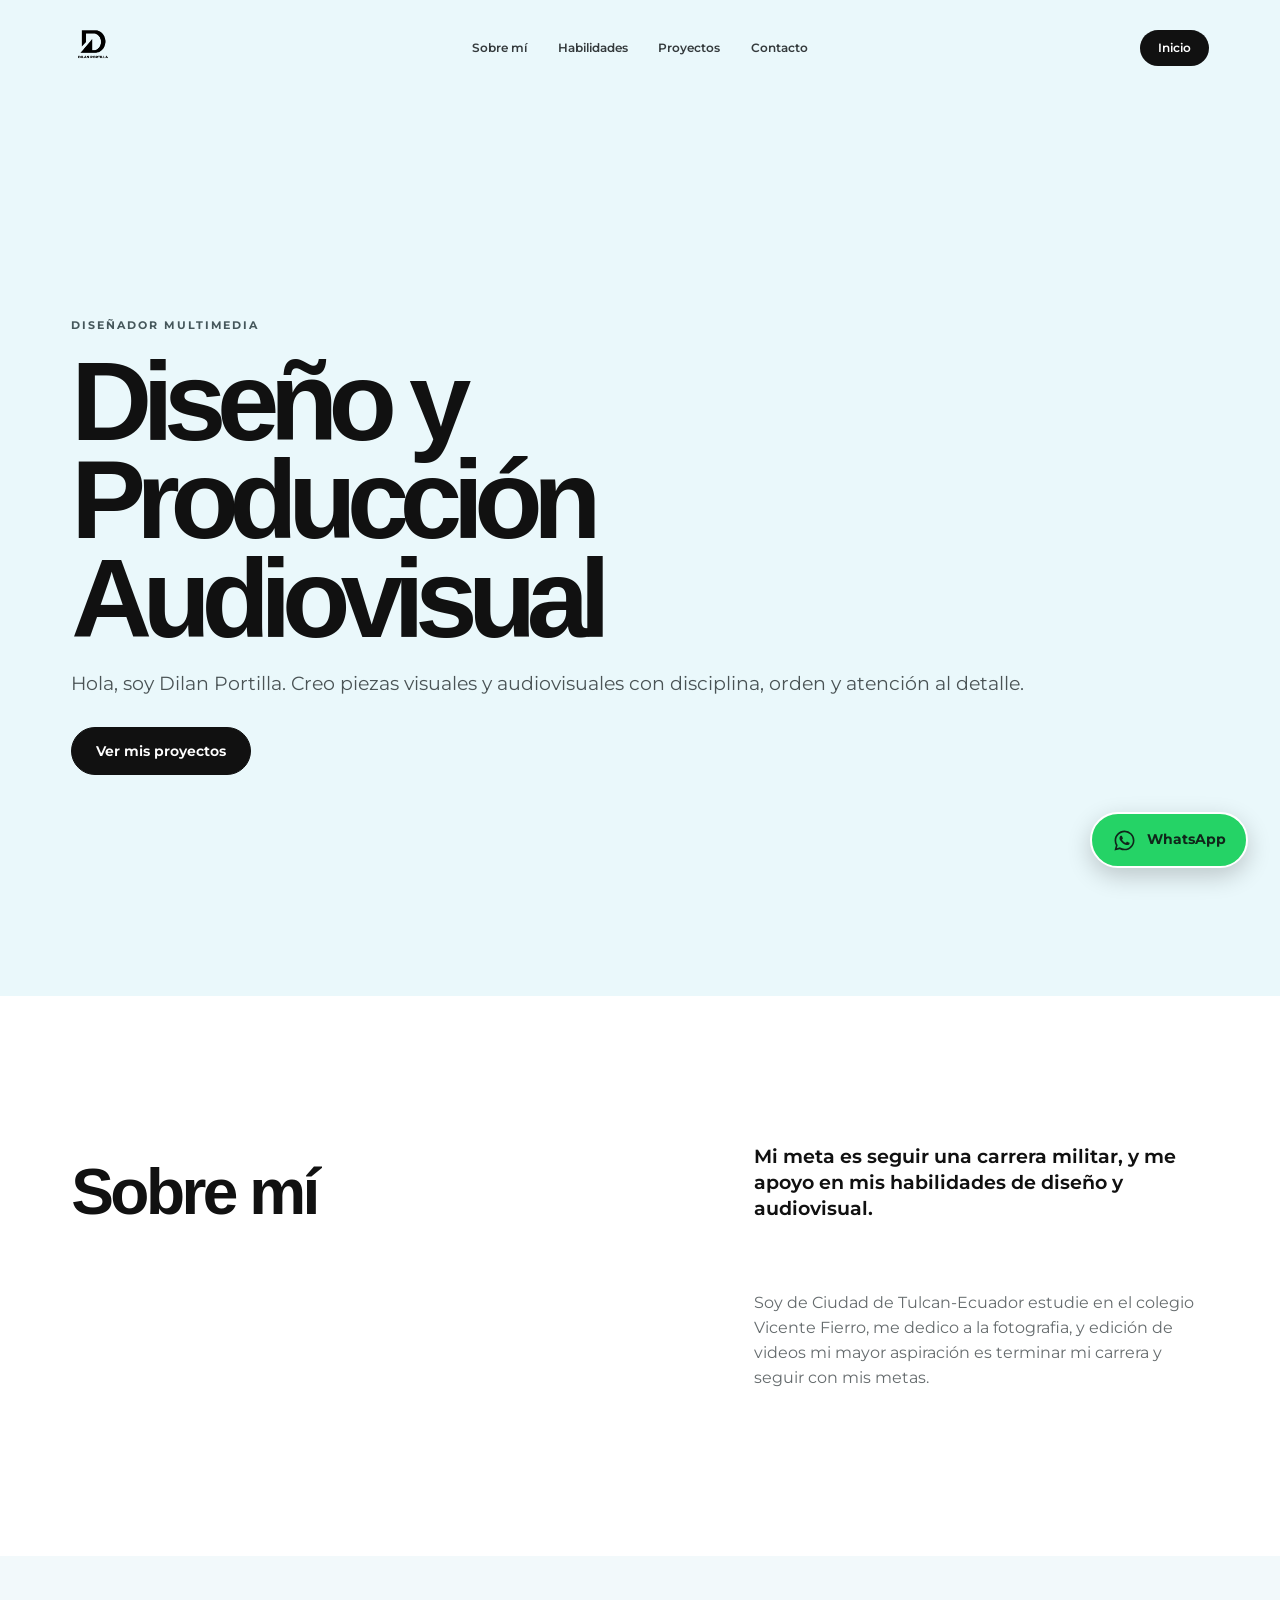
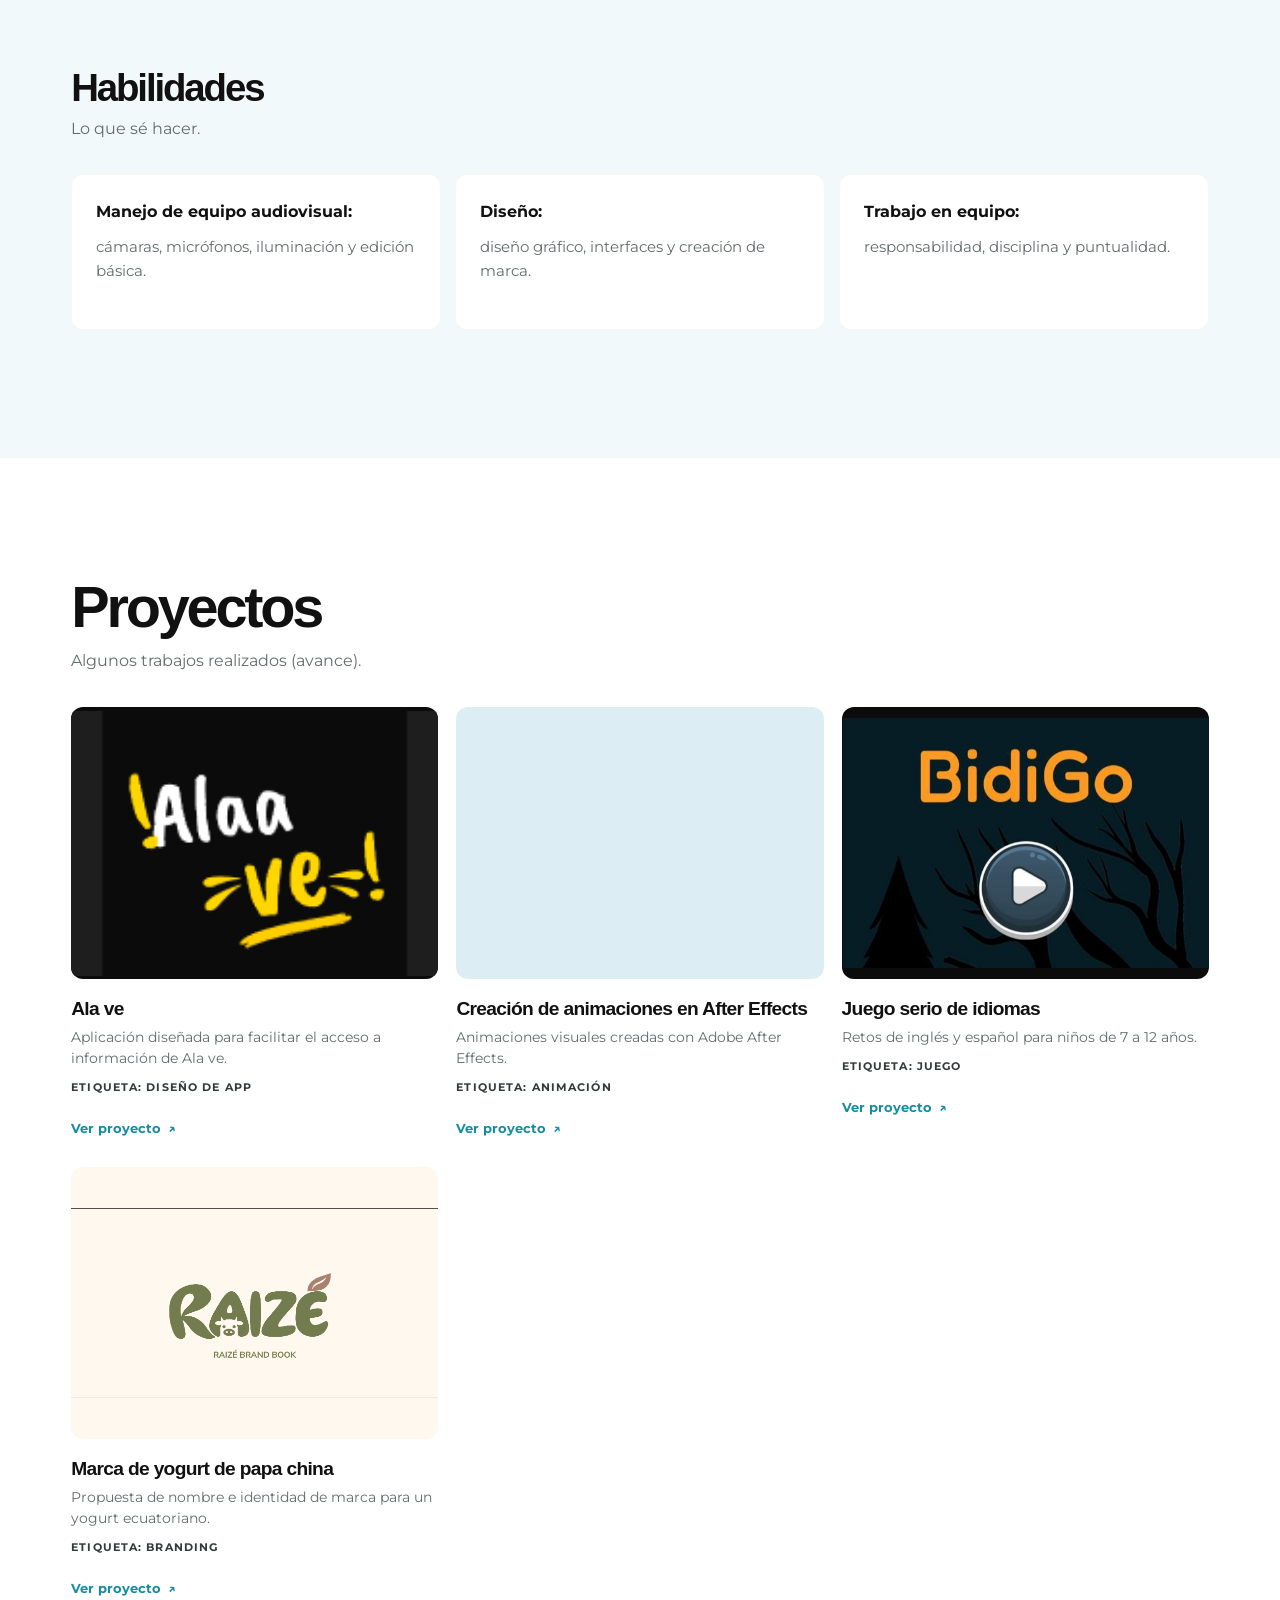
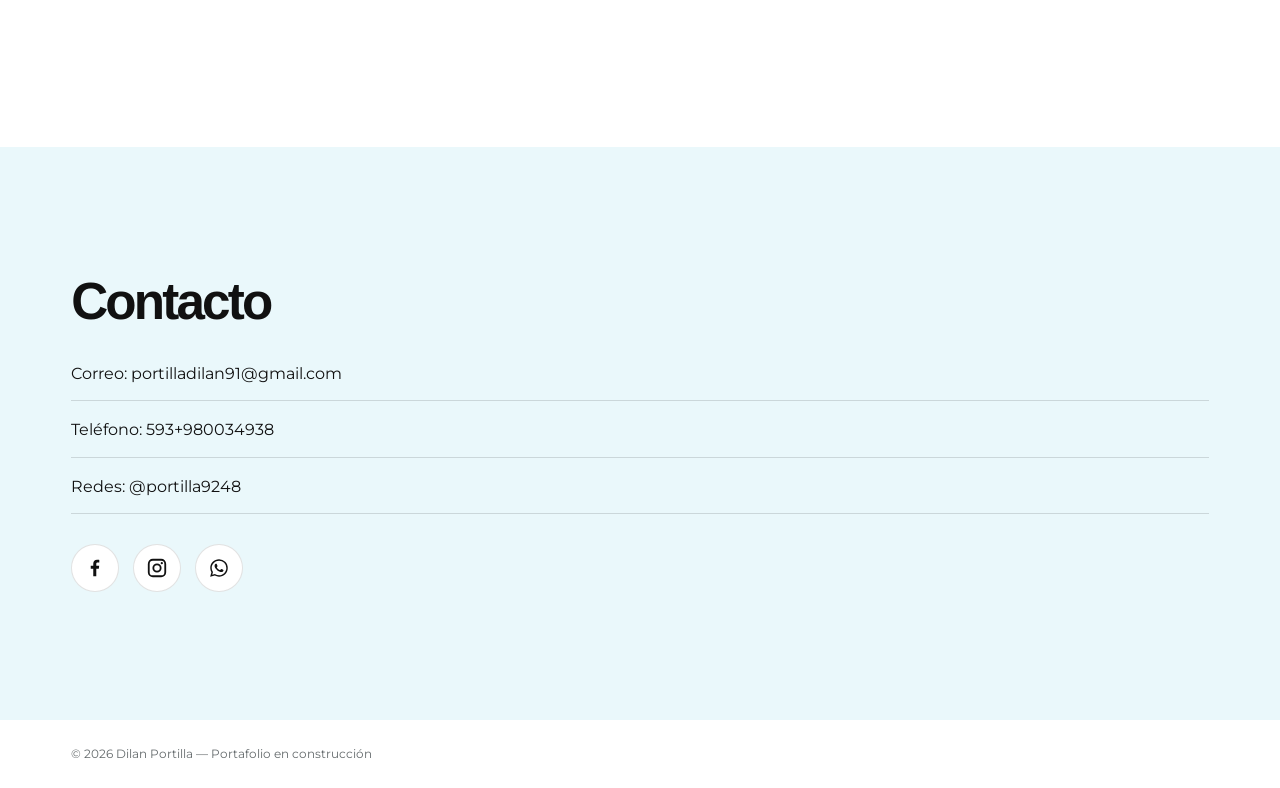
<file: index.html>
<!DOCTYPE html>
<html lang="es">
<head>
  <meta charset="UTF-8">
  <meta name="viewport" content="width=device-width, initial-scale=1.0">
  <title>Dilan Portilla | Portafolio</title>
  <link rel="preconnect" href="https://fonts.googleapis.com">
  <link rel="preconnect" href="https://fonts.gstatic.com" crossorigin>
  <link href="https://fonts.googleapis.com/css2?family=Montserrat:wght@400;500;600;700;800&display=swap" rel="stylesheet">
  <link rel="stylesheet" href="styles.css">
</head>
<body>

  <header>
    <h1>
      <a class="brand-logo" href="#inicio" aria-label="Ir al inicio">
        <img src="Imgenes/Logo_Dilan.png" alt="Dilan Portilla">
      </a>
    </h1>
    <nav>
      <a href="#inicio">Inicio</a>
      <a href="#sobre-mi">Sobre mí</a>
      <a href="#habilidades">Habilidades</a>
      <a href="#proyectos">Proyectos</a>
      <a href="#contacto">Contacto</a>
    </nav>
  </header>

  <!-- INICIO -->
  <section id="inicio">
    <h2>Diseño y Producción Audiovisual</h2>
    <p>Hola, soy Dilan Portilla. Creo piezas visuales y audiovisuales con disciplina, orden y atención al detalle.</p>
    <a href="#proyectos">Ver mis proyectos</a>
  </section>

  <!-- SOBRE MÍ -->
  <section id="sobre-mi">
    <h2>Sobre mí</h2>
    <p>Mi meta es seguir una carrera militar, y me apoyo en mis habilidades de diseño y audiovisual.</p>
    <p> Soy de Ciudad de Tulcan-Ecuador estudie en el colegio Vicente Fierro, me dedico a la fotografia, y edición de videos mi mayor aspiración es terminar
    mi carrera y seguir con mis metas.</p>
  </section>

  <!-- HABILIDADES -->
  <section id="habilidades">
    <h2>Habilidades</h2>
    <p>Lo que sé hacer.</p>
    <ul>
      <li><strong>Manejo de equipo audiovisual:</strong> cámaras, micrófonos, iluminación y edición básica.</li>
      <li><strong>Diseño:</strong> diseño gráfico, interfaces y creación de marca.</li>
      <li><strong>Trabajo en equipo:</strong> responsabilidad, disciplina y puntualidad.</li>
    </ul>
  </section>

  <!-- PROYECTOS -->
  <section id="proyectos">
    <h2>Proyectos</h2>
    <p>Algunos trabajos realizados (avance).</p>

    <a class="project-link" href="proyecto-carchimovil.html">
      <article class="app-project-card">
        <span class="project-app-logo">
          <img src="Imgenes/Logo_Ala ve.png" alt="Logo de Ala ve">
        </span>
        <h3>Ala ve</h3>
        <p>Aplicación diseñada para facilitar el acceso a información de Ala ve.</p>
        <p>Etiqueta: Diseño de app</p>
        <span class="project-cta">Ver proyecto <span aria-hidden="true">↗</span></span>
      </article>
    </a>

    <a class="project-link" href="proyecto-animaciones-after-effects.html">
      <article>
        <h3>Creación de animaciones en After Effects</h3>
        <p>Animaciones visuales creadas con Adobe After Effects.</p>
        <p>Etiqueta: Animación</p>
        <span class="project-cta">Ver proyecto <span aria-hidden="true">↗</span></span>
      </article>
    </a>

    <a class="project-link" href="proyecto-juego-idiomas.html">
      <article class="app-project-card">
        <span class="project-app-logo">
          <img src="Imgenes/Logo_Bidi_GO.jpeg" alt="Logo del juego BidiGo">
        </span>
        <h3>Juego serio de idiomas</h3>
        <p>Retos de inglés y español para niños de 7 a 12 años.</p>
        <p>Etiqueta: Juego</p>
        <span class="project-cta">Ver proyecto <span aria-hidden="true">↗</span></span>
      </article>
    </a>

    <a class="project-link" href="proyecto-yogurt-papa-china.html">
      <article class="app-project-card">
        <span class="project-app-logo raize-project-logo">
          <img src="Imgenes/lOGO%20RIAZE.png" alt="Logo de Raizé">
        </span>
        <h3>Marca de yogurt de papa china</h3>
        <p>Propuesta de nombre e identidad de marca para un yogurt ecuatoriano.</p>
        <p>Etiqueta: Branding</p>
        <span class="project-cta">Ver proyecto <span aria-hidden="true">↗</span></span>
      </article>
    </a>
  </section>

  <!-- CONTACTO -->
  <section id="contacto">
    <h2>Contacto</h2>
    <p>Correo: portilladilan91@gmail.com</p>
    <p>Teléfono: 593+980034938</p>
    <p>Redes: @portilla9248</p>
    <div class="social-links" aria-label="Redes sociales">
      <a class="social-link" href="https://www.facebook.com/josue.portilla.954261/" target="_blank" rel="noopener noreferrer" aria-label="Visitar Facebook de Dilan">
        <svg viewBox="0 0 24 24" aria-hidden="true">
          <path d="M13.4 21v-8.2h2.75l.41-3.2H13.4V7.56c0-.93.26-1.56 1.59-1.56h1.69V3.14c-.29-.04-1.3-.14-2.47-.14-2.44 0-4.11 1.49-4.11 4.23V9.6H7.35v3.2h2.75V21h3.3Z"/>
        </svg>
      </a>
      <a class="social-link" href="https://www.instagram.com/portilla9248/" target="_blank" rel="noopener noreferrer" aria-label="Visitar Instagram de Dilan">
        <svg viewBox="0 0 24 24" aria-hidden="true">
          <path d="M7.5 2h9A5.5 5.5 0 0 1 22 7.5v9a5.5 5.5 0 0 1-5.5 5.5h-9A5.5 5.5 0 0 1 2 16.5v-9A5.5 5.5 0 0 1 7.5 2Zm0 2A3.5 3.5 0 0 0 4 7.5v9A3.5 3.5 0 0 0 7.5 20h9a3.5 3.5 0 0 0 3.5-3.5v-9A3.5 3.5 0 0 0 16.5 4h-9Zm4.5 3a5 5 0 1 1 0 10 5 5 0 0 1 0-10Zm0 2a3 3 0 1 0 0 6 3 3 0 0 0 0-6Zm5.25-3.5a1.25 1.25 0 1 1 0 2.5 1.25 1.25 0 0 1 0-2.5Z"/>
        </svg>
      </a>
      <a class="social-link" href="https://wa.me/593980034938?text=Hola%20Dilan%2C%20vi%20tu%20portafolio%20y%20me%20gustar%C3%ADa%20conversar." target="_blank" rel="noopener noreferrer" aria-label="Contactar a Dilan por WhatsApp">
        <svg viewBox="0 0 32 32" aria-hidden="true">
          <path d="M16.02 3.2c-7.03 0-12.75 5.7-12.75 12.72 0 2.24.59 4.43 1.7 6.35L3.17 28.8l6.69-1.75a12.77 12.77 0 0 0 6.15 1.57h.01c7.02 0 12.74-5.71 12.74-12.73 0-3.4-1.32-6.59-3.73-8.99a12.65 12.65 0 0 0-9.01-3.7Zm0 23.27h-.01c-1.92 0-3.8-.52-5.44-1.5l-.39-.23-3.97 1.04 1.06-3.87-.25-.4a10.58 10.58 0 0 1-1.62-5.6c0-5.86 4.77-10.63 10.64-10.63 2.84 0 5.51 1.1 7.52 3.11a10.55 10.55 0 0 1 3.11 7.52c0 5.87-4.77 10.63-10.65 10.63Zm5.84-7.96c-.32-.16-1.9-.94-2.2-1.05-.29-.1-.5-.16-.71.16-.21.32-.82 1.05-1 1.26-.18.21-.37.24-.69.08-.32-.16-1.35-.5-2.57-1.58-.95-.85-1.59-1.9-1.77-2.22-.19-.32-.02-.49.14-.65.14-.14.32-.37.48-.55.16-.18.21-.32.32-.53.11-.21.05-.4-.03-.56-.08-.16-.72-1.73-.98-2.37-.26-.62-.52-.54-.71-.55h-.61c-.21 0-.56.08-.85.4-.29.32-1.11 1.08-1.11 2.63 0 1.56 1.14 3.07 1.29 3.28.16.21 2.24 3.42 5.42 4.8.76.33 1.36.52 1.83.67.77.24 1.47.21 2.02.13.62-.09 1.9-.78 2.17-1.53.27-.76.27-1.4.19-1.53-.08-.14-.29-.22-.61-.38Z"/>
        </svg>
      </a>
    </div>
  </section>

  <footer>
    <p>© 2026 Dilan Portilla — Portafolio en construcción</p>
  </footer>

  <a class="whatsapp-float" href="https://wa.me/593980034938?text=Hola%20Dilan%2C%20vi%20tu%20portafolio%20y%20me%20gustar%C3%ADa%20conversar." target="_blank" rel="noopener noreferrer" aria-label="Contactar a Dilan por WhatsApp">
    <svg viewBox="0 0 32 32" aria-hidden="true">
      <path d="M16.02 3.2c-7.03 0-12.75 5.7-12.75 12.72 0 2.24.59 4.43 1.7 6.35L3.17 28.8l6.69-1.75a12.77 12.77 0 0 0 6.15 1.57h.01c7.02 0 12.74-5.71 12.74-12.73 0-3.4-1.32-6.59-3.73-8.99a12.65 12.65 0 0 0-9.01-3.7Zm0 23.27h-.01c-1.92 0-3.8-.52-5.44-1.5l-.39-.23-3.97 1.04 1.06-3.87-.25-.4a10.58 10.58 0 0 1-1.62-5.6c0-5.86 4.77-10.63 10.64-10.63 2.84 0 5.51 1.1 7.52 3.11a10.55 10.55 0 0 1 3.11 7.52c0 5.87-4.77 10.63-10.65 10.63Zm5.84-7.96c-.32-.16-1.9-.94-2.2-1.05-.29-.1-.5-.16-.71.16-.21.32-.82 1.05-1 1.26-.18.21-.37.24-.69.08-.32-.16-1.35-.5-2.57-1.58-.95-.85-1.59-1.9-1.77-2.22-.19-.32-.02-.49.14-.65.14-.14.32-.37.48-.55.16-.18.21-.32.32-.53.11-.21.05-.4-.03-.56-.08-.16-.72-1.73-.98-2.37-.26-.62-.52-.54-.71-.55h-.61c-.21 0-.56.08-.85.4-.29.32-1.11 1.08-1.11 2.63 0 1.56 1.14 3.07 1.29 3.28.16.21 2.24 3.42 5.42 4.8.76.33 1.36.52 1.83.67.77.24 1.47.21 2.02.13.62-.09 1.9-.78 2.17-1.53.27-.76.27-1.4.19-1.53-.08-.14-.29-.22-.61-.38Z"/>
    </svg>
    <span>WhatsApp</span>
  </a>

</body>
</html>
</file>
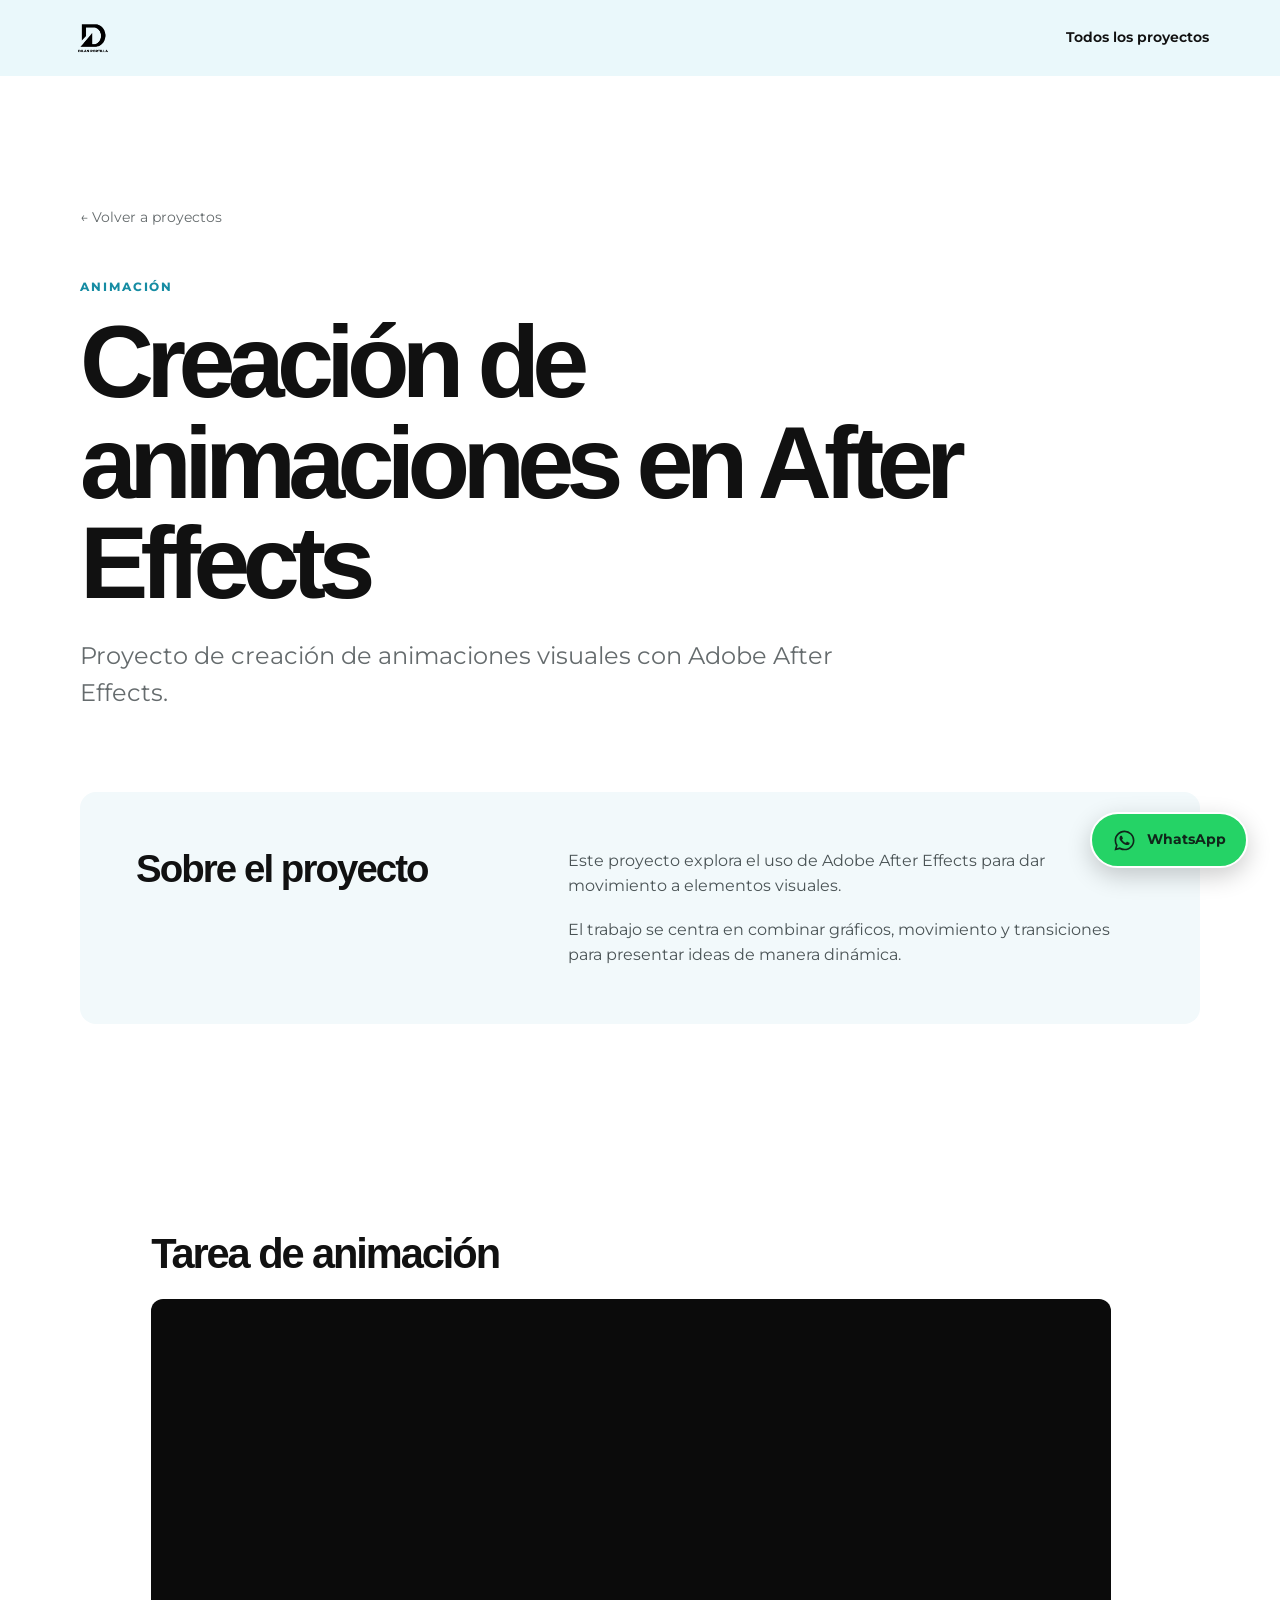
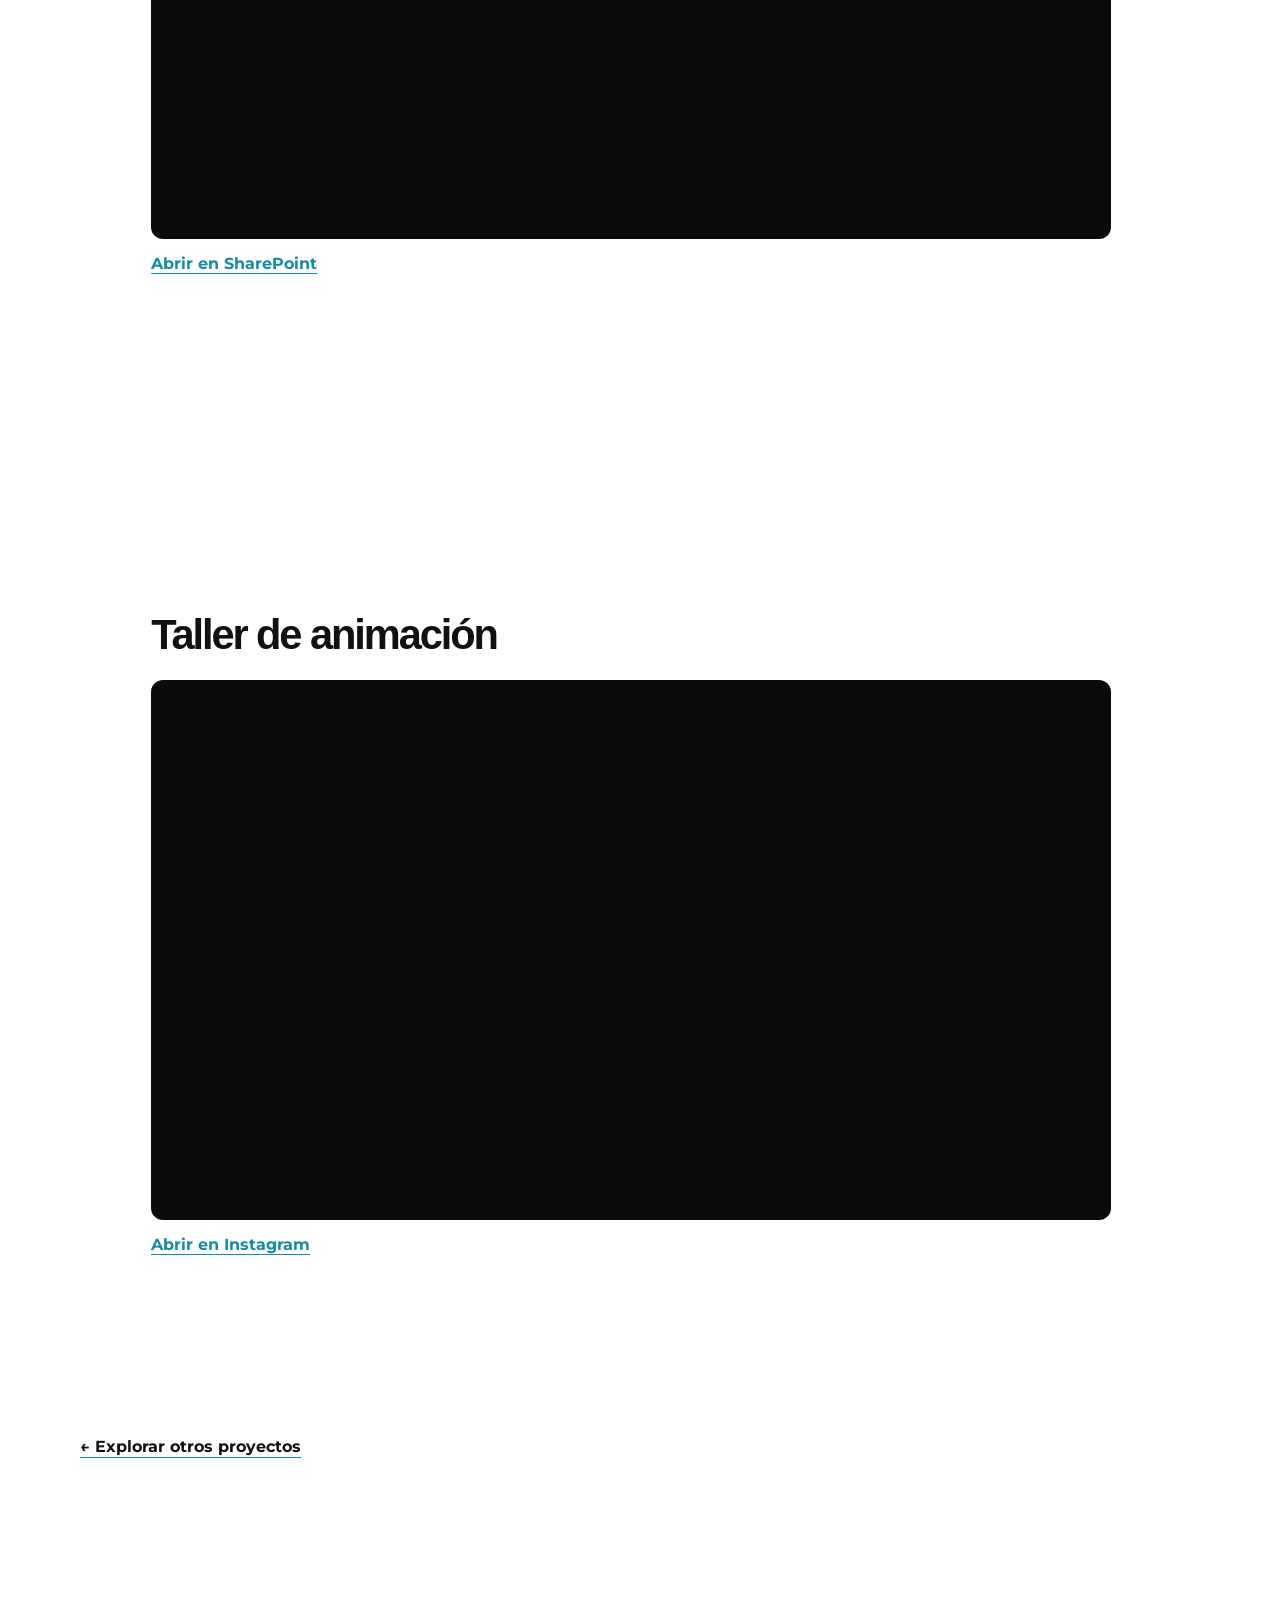
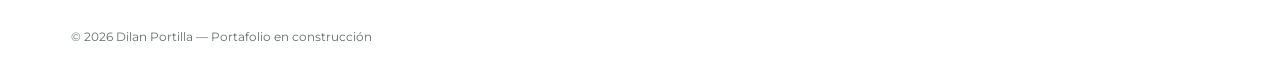
<file: proyecto-animaciones-after-effects.html>
<!DOCTYPE html>
<html lang="es">
<head>
  <meta charset="UTF-8">
  <meta name="viewport" content="width=device-width, initial-scale=1.0">
  <meta name="description" content="Proyecto de creación de animaciones visuales con Adobe After Effects.">
  <title>Creación de animaciones en After Effects | Dilan Portilla</title>
  <link rel="preconnect" href="https://fonts.googleapis.com">
  <link rel="preconnect" href="https://fonts.gstatic.com" crossorigin>
  <link href="https://fonts.googleapis.com/css2?family=Montserrat:wght@400;500;600;700;800&display=swap" rel="stylesheet">
  <link rel="stylesheet" href="styles.css">
</head>
<body>
  <header class="detail-header">
    <a class="brand-logo" href="index.html" aria-label="Volver al inicio">
      <img src="Imgenes/Logo_Dilan.png" alt="Dilan Portilla">
    </a>
    <a href="index.html#proyectos">Todos los proyectos</a>
  </header>
  <main class="project-detail">
    <a class="detail-back" href="index.html#proyectos">← Volver a proyectos</a>
    <p class="detail-category">Animación</p>
    <h1>Creación de animaciones en After Effects</h1>
    <p class="detail-lead">Proyecto de creación de animaciones visuales con Adobe After Effects.</p>
    <section class="detail-panel">
      <h2>Sobre el proyecto</h2>
      <div>
        <p>Este proyecto explora el uso de Adobe After Effects para dar movimiento a elementos visuales.</p>
        <p>El trabajo se centra en combinar gráficos, movimiento y transiciones para presentar ideas de manera dinámica.</p>
      </div>
    </section>
    <section class="animation-video" aria-label="Video Tarea Animación">
      <h2>Tarea de animación</h2>
      <iframe src="https://upecedu-my.sharepoint.com/:v:/r/personal/dilan_portilla_upec_edu_ec/_layouts/15/stream.aspx?id=%2Fpersonal%2Fdilan_portilla_upec_edu_ec%2FDocuments%2FDise%C3%B1o_Multimedia_Dilan_Portilla%2FAfter%20Effects%2FTarea_Animaci%C3%B3n_1.mp4&amp;nav=eyJyZWZlcnJhbEluZm8iOnsicmVmZXJyYWxBcHAiOiJPbmVEcml2ZUZvckJ1c2luZXNzIiwicmVmZXJyYWxBcHBQbGF0Zm9ybSI6IldlYiIsInJlZmVycmFsTW9kZSI6InZpZXciLCJyZWZlcnJhbFZpZXciOiJNeUZpbGVzTGlua0NvcHkifX0&amp;share=cQpV88wfDl4ZTLuoGela5AEqEgUDJcU0U9pNXE1m54Y-46CcjA" title="Reproductor de Tarea Animación en SharePoint" loading="lazy" allowfullscreen></iframe>
      <a class="animation-video-link" href="https://upecedu-my.sharepoint.com/:v:/r/personal/dilan_portilla_upec_edu_ec/_layouts/15/stream.aspx?id=%2Fpersonal%2Fdilan_portilla_upec_edu_ec%2FDocuments%2FDise%C3%B1o_Multimedia_Dilan_Portilla%2FAfter%20Effects%2FTarea_Animaci%C3%B3n_1.mp4&amp;nav=eyJyZWZlcnJhbEluZm8iOnsicmVmZXJyYWxBcHAiOiJPbmVEcml2ZUZvckJ1c2luZXNzIiwicmVmZXJyYWxBcHBQbGF0Zm9ybSI6IldlYiIsInJlZmVycmFsTW9kZSI6InZpZXciLCJyZWZlcnJhbFZpZXciOiJNeUZpbGVzTGlua0NvcHkifX0&amp;share=cQpV88wfDl4ZTLuoGela5AEqEgUDJcU0U9pNXE1m54Y-46CcjA" target="_blank" rel="noopener noreferrer">Abrir en SharePoint</a>
    </section>
    <section class="animation-video" aria-label="Video Taller de animación">
      <h2>Taller de animación</h2>
      <iframe src="https://www.instagram.com/reel/DgIHzQVR4Q3/embed/" title="Reproductor de Taller Animación en Instagram" loading="lazy" allowfullscreen></iframe>
      <a class="animation-video-link" href="https://www.instagram.com/reel/DgIHzQVR4Q3/?hvrq=ejVyZTN5dHM4cjhq" target="_blank" rel="noopener noreferrer">Abrir en Instagram</a>
    </section>
    <p class="detail-footer"><a href="index.html#proyectos">← Explorar otros proyectos</a></p>
  </main>
  <footer>
    <p>© 2026 Dilan Portilla — Portafolio en construcción</p>
  </footer>
  <a class="whatsapp-float" href="https://wa.me/593980034938?text=Hola%20Dilan%2C%20vi%20tu%20portafolio%20y%20me%20gustar%C3%ADa%20conversar." target="_blank" rel="noopener noreferrer" aria-label="Contactar a Dilan por WhatsApp">
    <svg viewBox="0 0 32 32" aria-hidden="true"><path d="M16.02 3.2c-7.03 0-12.75 5.7-12.75 12.72 0 2.24.59 4.43 1.7 6.35L3.17 28.8l6.69-1.75a12.77 12.77 0 0 0 6.15 1.57h.01c7.02 0 12.74-5.71 12.74-12.73 0-3.4-1.32-6.59-3.73-8.99a12.65 12.65 0 0 0-9.01-3.7Zm0 23.27h-.01c-1.92 0-3.8-.52-5.44-1.5l-.39-.23-3.97 1.04 1.06-3.87-.25-.4a10.58 10.58 0 0 1-1.62-5.6c0-5.86 4.77-10.63 10.64-10.63 2.84 0 5.51 1.1 7.52 3.11a10.55 10.55 0 0 1 3.11 7.52c0 5.87-4.77 10.63-10.65 10.63Zm5.84-7.96c-.32-.16-1.9-.94-2.2-1.05-.29-.1-.5-.16-.71.16-.21.32-.82 1.05-1 1.26-.18.21-.37.24-.69.08-.32-.16-1.35-.5-2.57-1.58-.95-.85-1.59-1.9-1.77-2.22-.19-.32-.02-.49.14-.65.14-.14.32-.37.48-.55.16-.18.21-.32.32-.53.11-.21.05-.4-.03-.56-.08-.16-.72-1.73-.98-2.37-.26-.62-.52-.54-.71-.55h-.61c-.21 0-.56.08-.85.4-.29.32-1.11 1.08-1.11 2.63 0 1.56 1.14 3.07 1.29 3.28.16.21 2.24 3.42 5.42 4.8.76.33 1.36.52 1.83.67.77.24 1.47.21 2.02.13.62-.09 1.9-.78 2.17-1.53.27-.76.27-1.4.19-1.53-.08-.14-.29-.22-.61-.38Z"/></svg>
    <span>WhatsApp</span>
  </a>
</body>
</html>
</file>
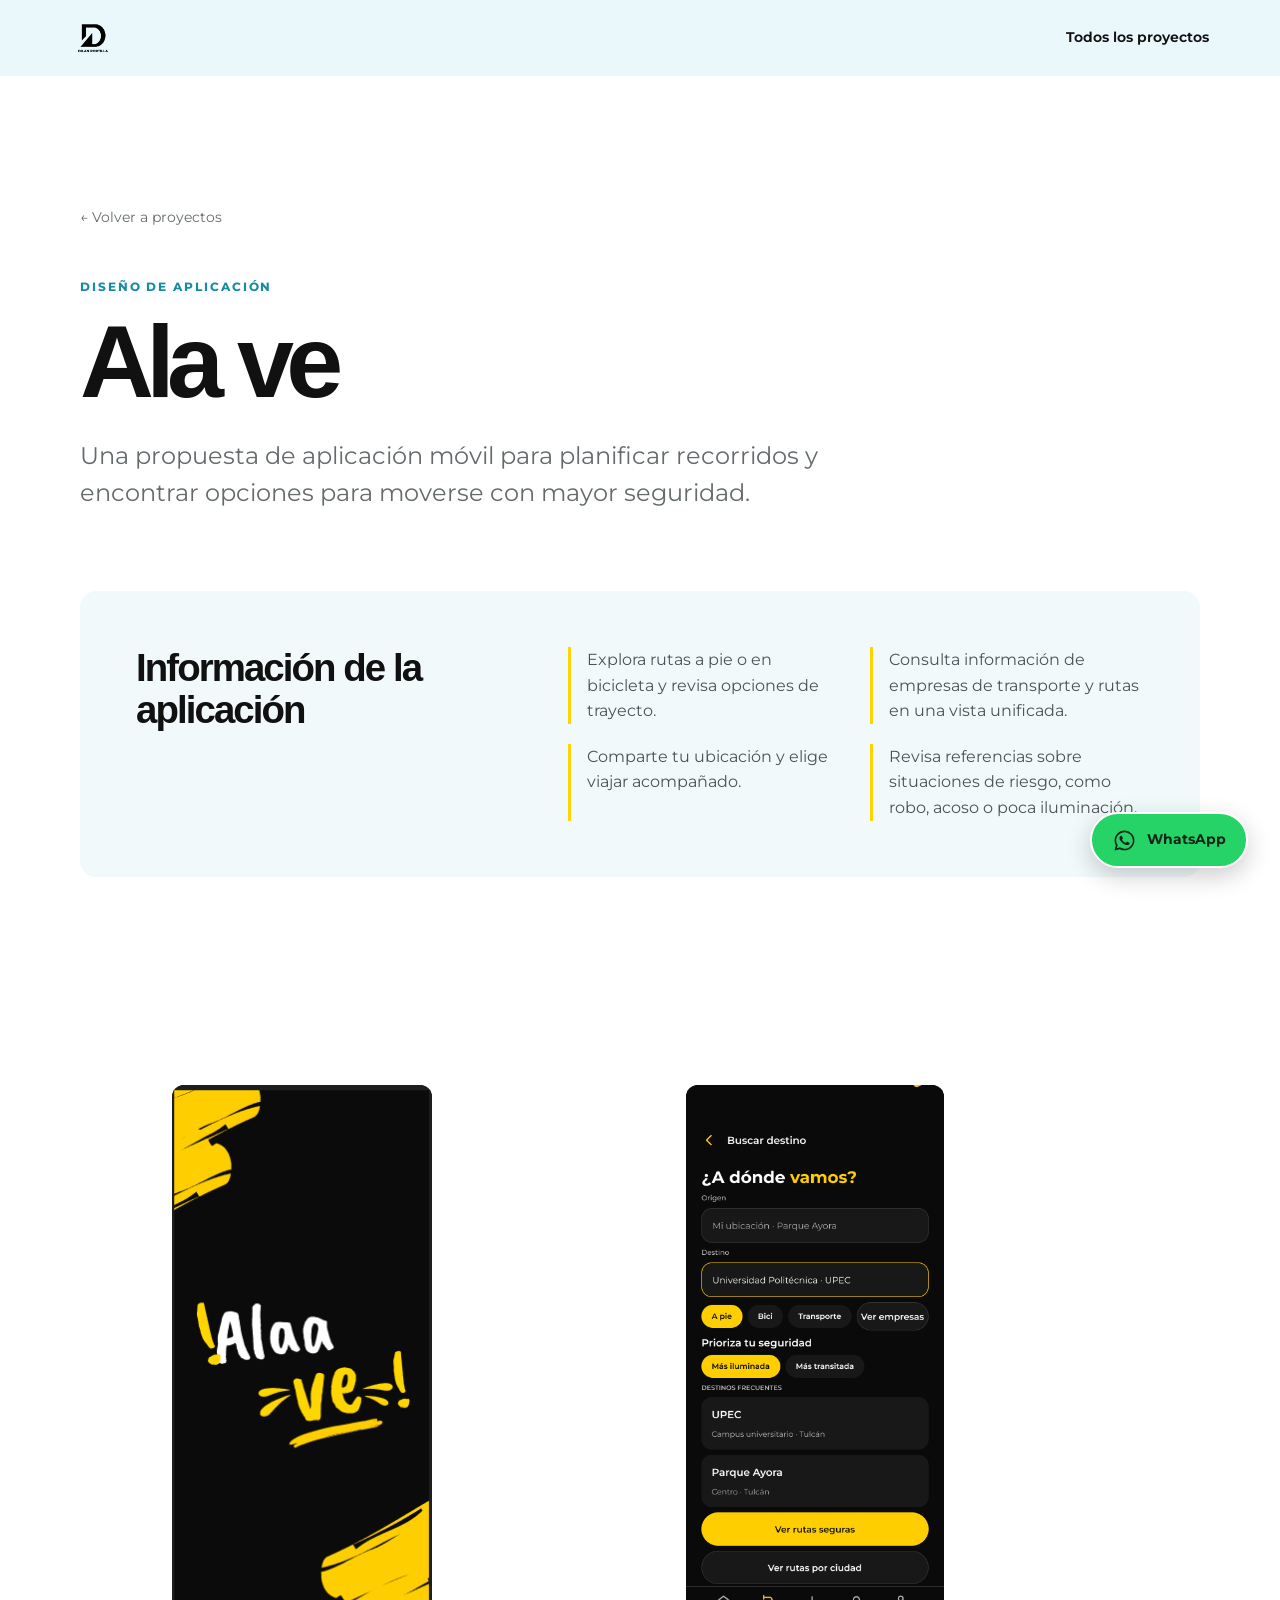
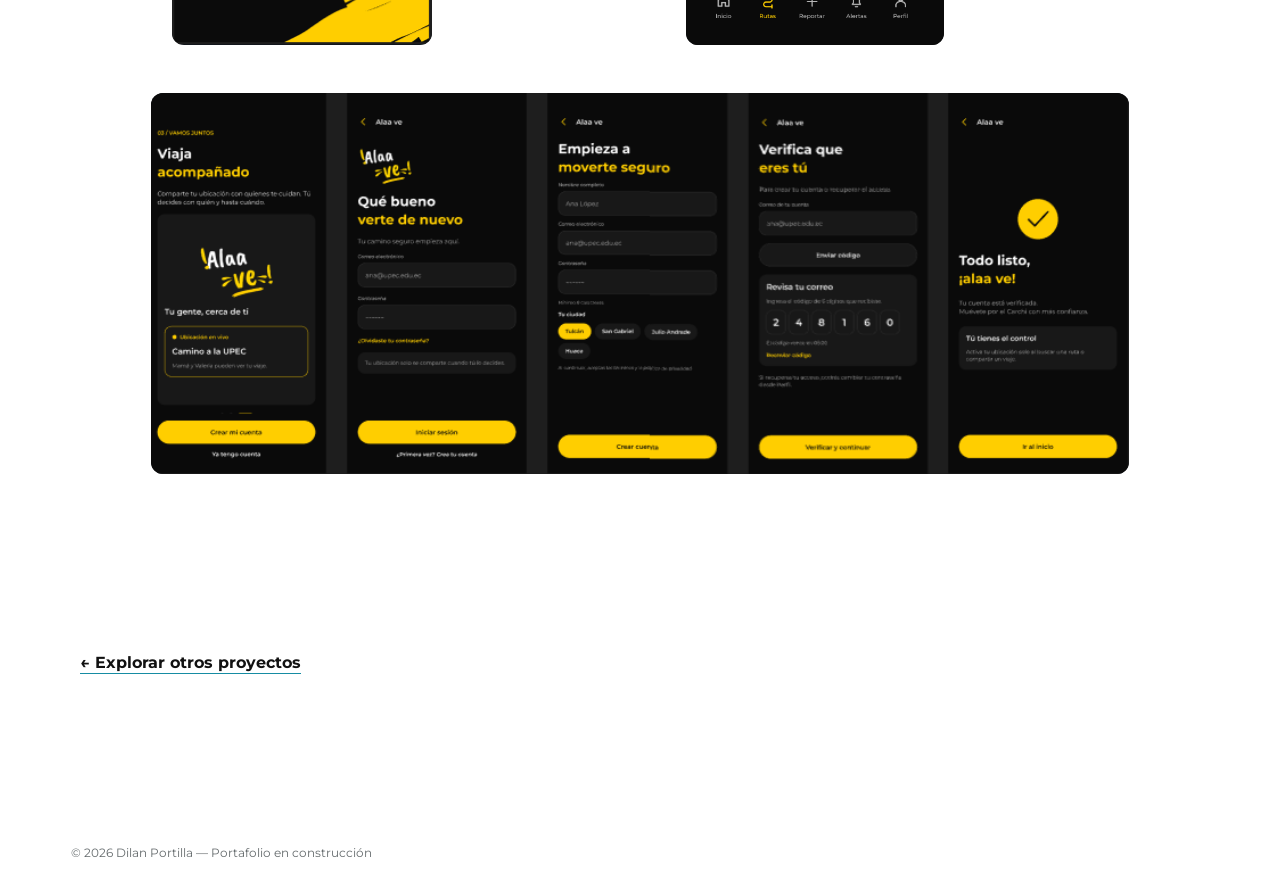
<file: proyecto-carchimovil.html>
<!DOCTYPE html>
<html lang="es">
<head>
  <meta charset="UTF-8">
  <meta name="viewport" content="width=device-width, initial-scale=1.0">
  <meta name="description" content="Conoce Ala ve y su propuesta de diseño.">
  <title>Ala ve | Dilan Portilla</title>
  <link rel="preconnect" href="https://fonts.googleapis.com">
  <link rel="preconnect" href="https://fonts.gstatic.com" crossorigin>
  <link href="https://fonts.googleapis.com/css2?family=Montserrat:wght@400;500;600;700;800&display=swap" rel="stylesheet">
  <link rel="stylesheet" href="styles.css">
</head>
<body>
  <header class="detail-header">
    <a class="brand-logo" href="index.html" aria-label="Volver al inicio">
      <img src="Imgenes/Logo_Dilan.png" alt="Dilan Portilla">
    </a>
    <a href="index.html#proyectos">Todos los proyectos</a>
  </header>
  <main class="project-detail">
    <a class="detail-back" href="index.html#proyectos">← Volver a proyectos</a>
    <p class="detail-category">Diseño de aplicación</p>
    <h1>Ala ve</h1>
    <p class="detail-lead">Una propuesta de aplicación móvil para planificar recorridos y encontrar opciones para moverse con mayor seguridad.</p>
    <section class="detail-panel app-information">
      <h2>Información de la aplicación</h2>
      <ul class="app-details-list">
        <li>Explora rutas a pie o en bicicleta y revisa opciones de trayecto.</li>
        <li>Consulta información de empresas de transporte y rutas en una vista unificada.</li>
        <li>Comparte tu ubicación y elige viajar acompañado.</li>
        <li>Revisa referencias sobre situaciones de riesgo, como robo, acoso o poca iluminación.</li>
      </ul>
    </section>
    <section class="app-gallery" aria-label="Capturas de pantalla de la aplicación Ala ve">
      <img src="Imgenes/Aplicación_movil.png" alt="Pantalla de inicio de Ala ve">
      <img src="Imgenes/07%20%C2%B7%20B%C3%BAsqueda%20y%20filtros%20%C2%B7%20iPhone%2017%20y%2016%20Pro.png" alt="Pantalla de búsqueda y filtros de Ala ve">
      <img src="Imgenes/Aplicación_Movil_2.png" alt="Pantallas de registro y uso de Ala ve">
    </section>
    <p class="detail-footer"><a href="index.html#proyectos">← Explorar otros proyectos</a></p>
  </main>
  <footer>
    <p>© 2026 Dilan Portilla — Portafolio en construcción</p>
  </footer>
  <a class="whatsapp-float" href="https://wa.me/593980034938?text=Hola%20Dilan%2C%20vi%20tu%20portafolio%20y%20me%20gustar%C3%ADa%20conversar." target="_blank" rel="noopener noreferrer" aria-label="Contactar a Dilan por WhatsApp">
    <svg viewBox="0 0 32 32" aria-hidden="true"><path d="M16.02 3.2c-7.03 0-12.75 5.7-12.75 12.72 0 2.24.59 4.43 1.7 6.35L3.17 28.8l6.69-1.75a12.77 12.77 0 0 0 6.15 1.57h.01c7.02 0 12.74-5.71 12.74-12.73 0-3.4-1.32-6.59-3.73-8.99a12.65 12.65 0 0 0-9.01-3.7Zm0 23.27h-.01c-1.92 0-3.8-.52-5.44-1.5l-.39-.23-3.97 1.04 1.06-3.87-.25-.4a10.58 10.58 0 0 1-1.62-5.6c0-5.86 4.77-10.63 10.64-10.63 2.84 0 5.51 1.1 7.52 3.11a10.55 10.55 0 0 1 3.11 7.52c0 5.87-4.77 10.63-10.65 10.63Zm5.84-7.96c-.32-.16-1.9-.94-2.2-1.05-.29-.1-.5-.16-.71.16-.21.32-.82 1.05-1 1.26-.18.21-.37.24-.69.08-.32-.16-1.35-.5-2.57-1.58-.95-.85-1.59-1.9-1.77-2.22-.19-.32-.02-.49.14-.65.14-.14.32-.37.48-.55.16-.18.21-.32.32-.53.11-.21.05-.4-.03-.56-.08-.16-.72-1.73-.98-2.37-.26-.62-.52-.54-.71-.55h-.61c-.21 0-.56.08-.85.4-.29.32-1.11 1.08-1.11 2.63 0 1.56 1.14 3.07 1.29 3.28.16.21 2.24 3.42 5.42 4.8.76.33 1.36.52 1.83.67.77.24 1.47.21 2.02.13.62-.09 1.9-.78 2.17-1.53.27-.76.27-1.4.19-1.53-.08-.14-.29-.22-.61-.38Z"/></svg>
    <span>WhatsApp</span>
  </a>
</body>
</html>
</file>
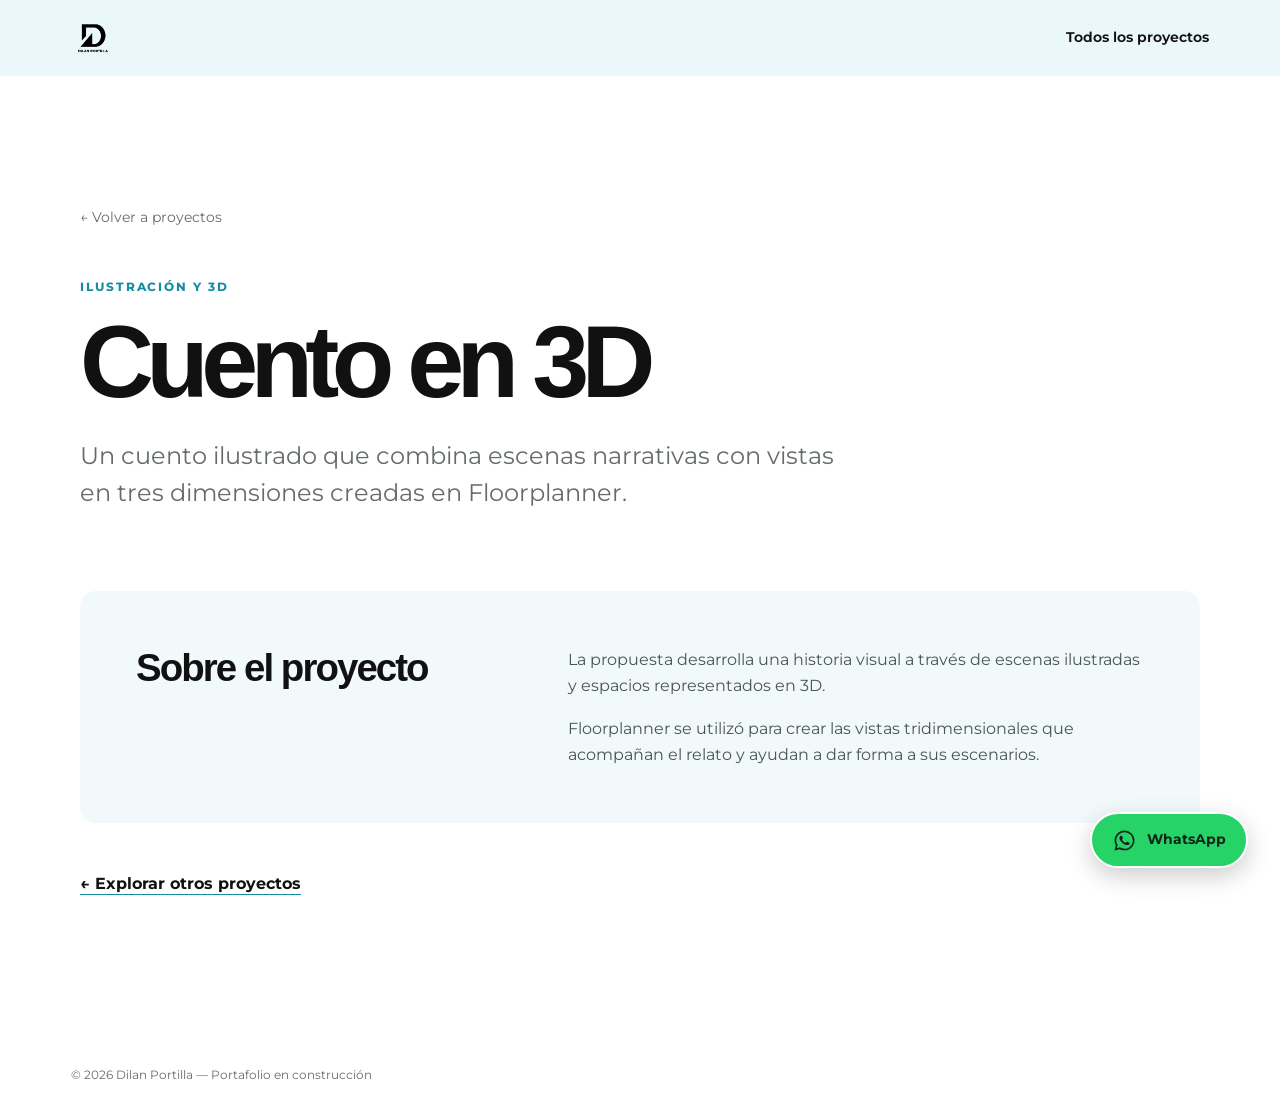
<file: proyecto-cuento-3d.html>
<!DOCTYPE html>
<html lang="es">
<head>
  <meta charset="UTF-8">
  <meta name="viewport" content="width=device-width, initial-scale=1.0">
  <meta name="description" content="Cuento ilustrado con escenas y vistas en 3D creadas en Floorplanner.">
  <title>Cuento en 3D | Dilan Portilla</title>
  <link rel="preconnect" href="https://fonts.googleapis.com">
  <link rel="preconnect" href="https://fonts.gstatic.com" crossorigin>
  <link href="https://fonts.googleapis.com/css2?family=Montserrat:wght@400;500;600;700;800&display=swap" rel="stylesheet">
  <link rel="stylesheet" href="styles.css">
</head>
<body>
  <header class="detail-header">
    <a class="brand-logo" href="index.html" aria-label="Volver al inicio">
      <img src="Imgenes/Logo_Dilan.png" alt="Dilan Portilla">
    </a>
    <a href="index.html#proyectos">Todos los proyectos</a>
  </header>
  <main class="project-detail">
    <a class="detail-back" href="index.html#proyectos">← Volver a proyectos</a>
    <p class="detail-category">Ilustración y 3D</p>
    <h1>Cuento en 3D</h1>
    <p class="detail-lead">Un cuento ilustrado que combina escenas narrativas con vistas en tres dimensiones creadas en Floorplanner.</p>
    <section class="detail-panel">
      <h2>Sobre el proyecto</h2>
      <div>
        <p>La propuesta desarrolla una historia visual a través de escenas ilustradas y espacios representados en 3D.</p>
        <p>Floorplanner se utilizó para crear las vistas tridimensionales que acompañan el relato y ayudan a dar forma a sus escenarios.</p>
      </div>
    </section>
    <p class="detail-footer"><a href="index.html#proyectos">← Explorar otros proyectos</a></p>
  </main>
  <footer>
    <p>© 2026 Dilan Portilla — Portafolio en construcción</p>
  </footer>
  <a class="whatsapp-float" href="https://wa.me/593980034938?text=Hola%20Dilan%2C%20vi%20tu%20portafolio%20y%20me%20gustar%C3%ADa%20conversar." target="_blank" rel="noopener noreferrer" aria-label="Contactar a Dilan por WhatsApp">
    <svg viewBox="0 0 32 32" aria-hidden="true"><path d="M16.02 3.2c-7.03 0-12.75 5.7-12.75 12.72 0 2.24.59 4.43 1.7 6.35L3.17 28.8l6.69-1.75a12.77 12.77 0 0 0 6.15 1.57h.01c7.02 0 12.74-5.71 12.74-12.73 0-3.4-1.32-6.59-3.73-8.99a12.65 12.65 0 0 0-9.01-3.7Zm0 23.27h-.01c-1.92 0-3.8-.52-5.44-1.5l-.39-.23-3.97 1.04 1.06-3.87-.25-.4a10.58 10.58 0 0 1-1.62-5.6c0-5.86 4.77-10.63 10.64-10.63 2.84 0 5.51 1.1 7.52 3.11a10.55 10.55 0 0 1 3.11 7.52c0 5.87-4.77 10.63-10.65 10.63Zm5.84-7.96c-.32-.16-1.9-.94-2.2-1.05-.29-.1-.5-.16-.71.16-.21.32-.82 1.05-1 1.26-.18.21-.37.24-.69.08-.32-.16-1.35-.5-2.57-1.58-.95-.85-1.59-1.9-1.77-2.22-.19-.32-.02-.49.14-.65.14-.14.32-.37.48-.55.16-.18.21-.32.32-.53.11-.21.05-.4-.03-.56-.08-.16-.72-1.73-.98-2.37-.26-.62-.52-.54-.71-.55h-.61c-.21 0-.56.08-.85.4-.29.32-1.11 1.08-1.11 2.63 0 1.56 1.14 3.07 1.29 3.28.16.21 2.24 3.42 5.42 4.8.76.33 1.36.52 1.83.67.77.24 1.47.21 2.02.13.62-.09 1.9-.78 2.17-1.53.27-.76.27-1.4.19-1.53-.08-.14-.29-.22-.61-.38Z"/></svg>
    <span>WhatsApp</span>
  </a>
</body>
</html>
</file>
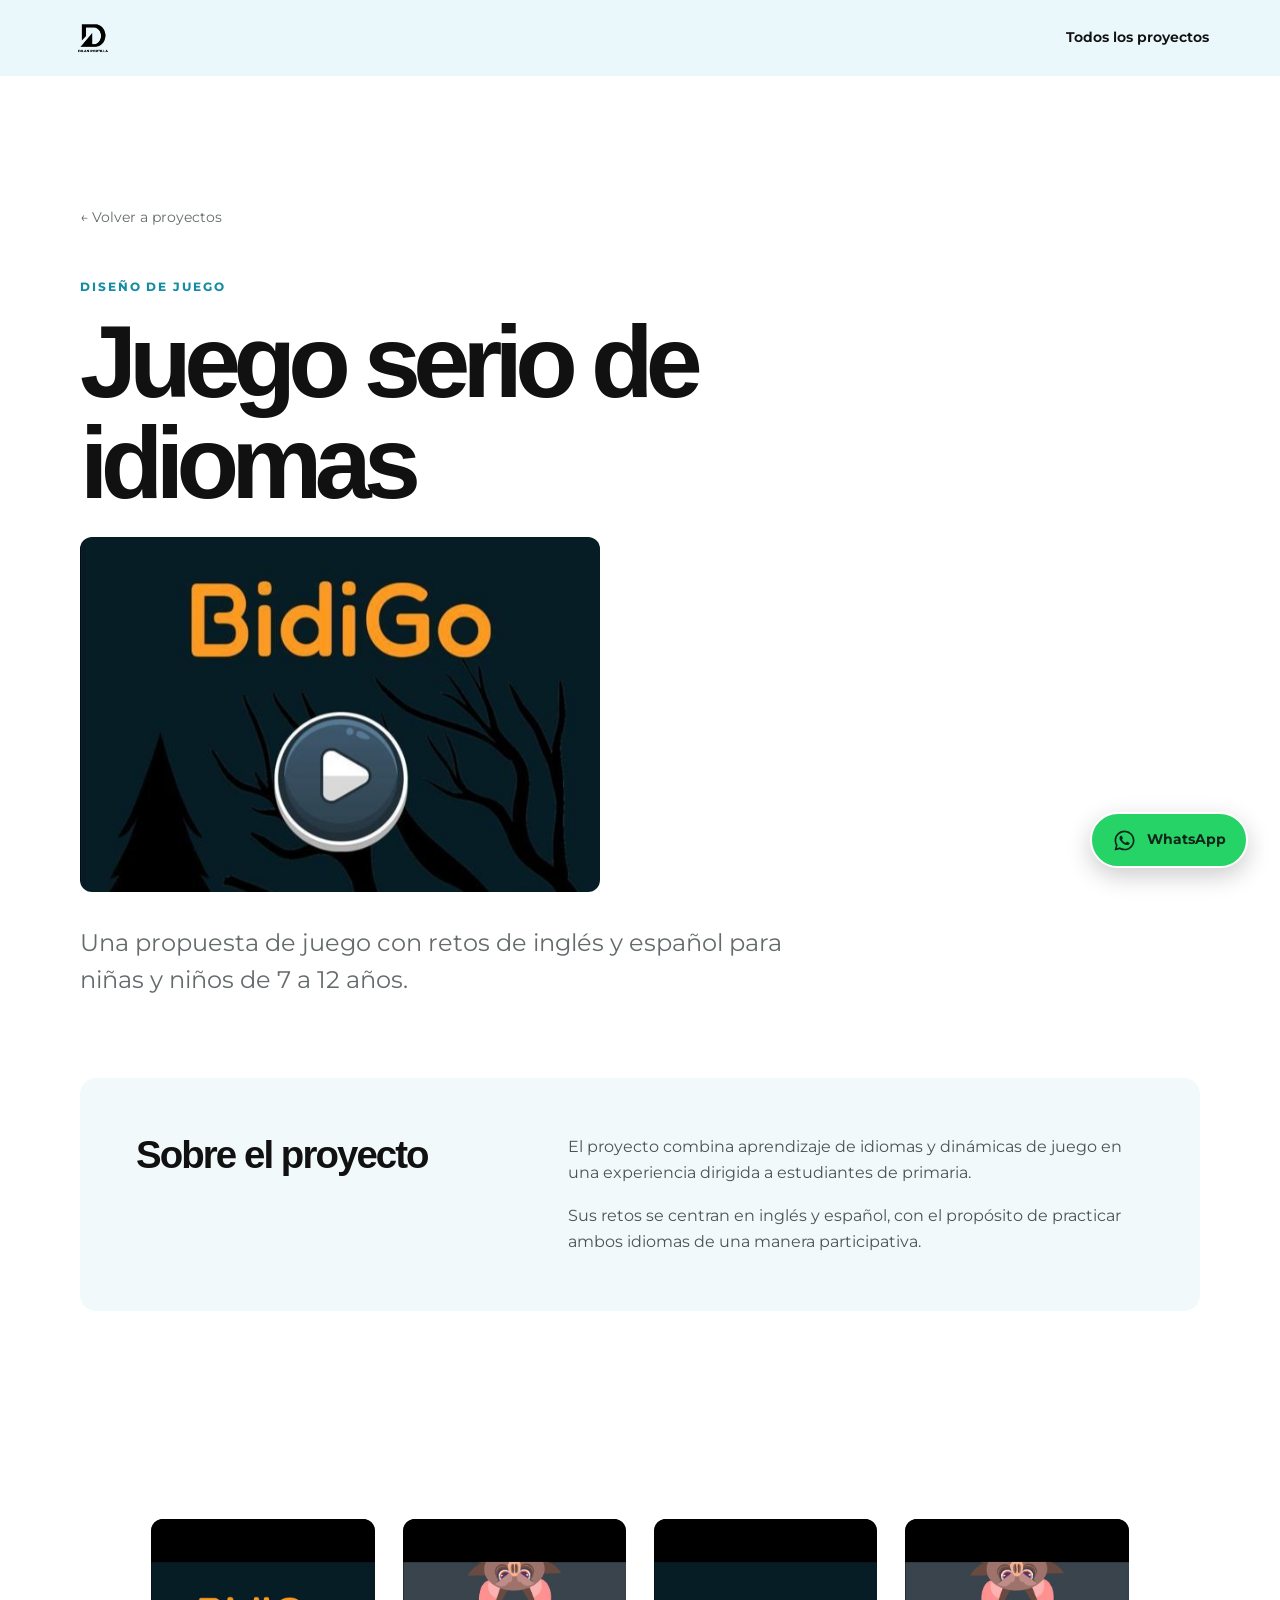
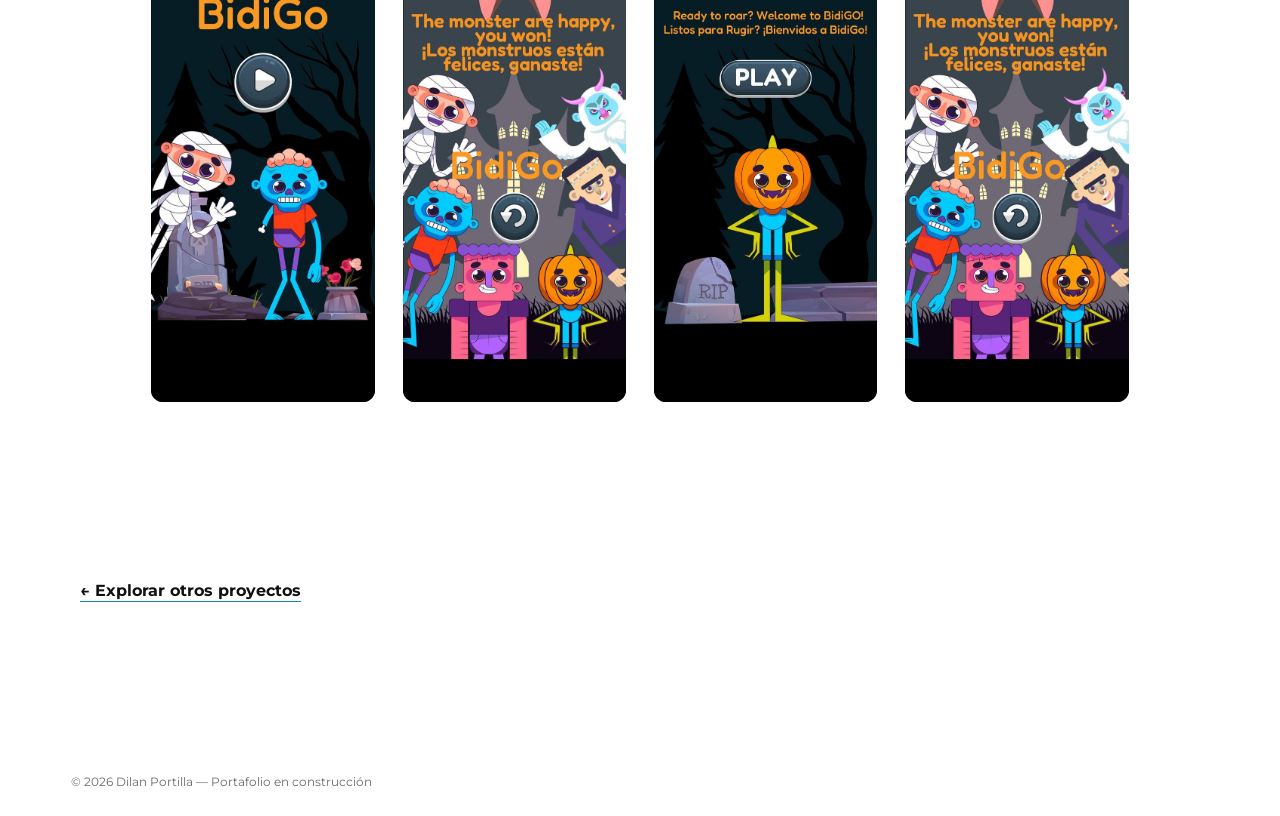
<file: proyecto-juego-idiomas.html>
<!DOCTYPE html>
<html lang="es">
<head>
  <meta charset="UTF-8">
  <meta name="viewport" content="width=device-width, initial-scale=1.0">
  <meta name="description" content="Juego serio con retos de inglés y español para niños de 7 a 12 años.">
  <title>Juego serio de idiomas | Dilan Portilla</title>
  <link rel="preconnect" href="https://fonts.googleapis.com">
  <link rel="preconnect" href="https://fonts.gstatic.com" crossorigin>
  <link href="https://fonts.googleapis.com/css2?family=Montserrat:wght@400;500;600;700;800&display=swap" rel="stylesheet">
  <link rel="stylesheet" href="styles.css">
</head>
<body>
  <header class="detail-header">
    <a class="brand-logo" href="index.html" aria-label="Volver al inicio">
      <img src="Imgenes/Logo_Dilan.png" alt="Dilan Portilla">
    </a>
    <a href="index.html#proyectos">Todos los proyectos</a>
  </header>
  <main class="project-detail">
    <a class="detail-back" href="index.html#proyectos">← Volver a proyectos</a>
    <p class="detail-category">Diseño de juego</p>
    <h1>Juego serio de idiomas</h1>
    <img class="game-logo" src="Imgenes/Logo_Bidi_GO.jpeg" alt="Logo del juego BidiGo">
    <p class="detail-lead">Una propuesta de juego con retos de inglés y español para niñas y niños de 7 a 12 años.</p>
    <section class="detail-panel">
      <h2>Sobre el proyecto</h2>
      <div>
        <p>El proyecto combina aprendizaje de idiomas y dinámicas de juego en una experiencia dirigida a estudiantes de primaria.</p>
        <p>Sus retos se centran en inglés y español, con el propósito de practicar ambos idiomas de una manera participativa.</p>
      </div>
    </section>
    <section class="game-gallery" aria-label="Imágenes del juego serio BidiGo">
      <img src="Imgenes/juego_serio_1.jpeg" alt="Pantalla de inicio del juego BidiGo">
      <img src="Imgenes/juego_serio_2.jpeg" alt="Pantalla de victoria del juego BidiGo">
      <img src="Imgenes/juego_serio3.jpeg" alt="Pantalla de bienvenida bilingüe de BidiGo">
      <img src="Imgenes/juego_serio4.jpeg" alt="Pantalla de resultado del juego BidiGo">
    </section>
    <p class="detail-footer"><a href="index.html#proyectos">← Explorar otros proyectos</a></p>
  </main>
  <footer>
    <p>© 2026 Dilan Portilla — Portafolio en construcción</p>
  </footer>
  <a class="whatsapp-float" href="https://wa.me/593980034938?text=Hola%20Dilan%2C%20vi%20tu%20portafolio%20y%20me%20gustar%C3%ADa%20conversar." target="_blank" rel="noopener noreferrer" aria-label="Contactar a Dilan por WhatsApp">
    <svg viewBox="0 0 32 32" aria-hidden="true"><path d="M16.02 3.2c-7.03 0-12.75 5.7-12.75 12.72 0 2.24.59 4.43 1.7 6.35L3.17 28.8l6.69-1.75a12.77 12.77 0 0 0 6.15 1.57h.01c7.02 0 12.74-5.71 12.74-12.73 0-3.4-1.32-6.59-3.73-8.99a12.65 12.65 0 0 0-9.01-3.7Zm0 23.27h-.01c-1.92 0-3.8-.52-5.44-1.5l-.39-.23-3.97 1.04 1.06-3.87-.25-.4a10.58 10.58 0 0 1-1.62-5.6c0-5.86 4.77-10.63 10.64-10.63 2.84 0 5.51 1.1 7.52 3.11a10.55 10.55 0 0 1 3.11 7.52c0 5.87-4.77 10.63-10.65 10.63Zm5.84-7.96c-.32-.16-1.9-.94-2.2-1.05-.29-.1-.5-.16-.71.16-.21.32-.82 1.05-1 1.26-.18.21-.37.24-.69.08-.32-.16-1.35-.5-2.57-1.58-.95-.85-1.59-1.9-1.77-2.22-.19-.32-.02-.49.14-.65.14-.14.32-.37.48-.55.16-.18.21-.32.32-.53.11-.21.05-.4-.03-.56-.08-.16-.72-1.73-.98-2.37-.26-.62-.52-.54-.71-.55h-.61c-.21 0-.56.08-.85.4-.29.32-1.11 1.08-1.11 2.63 0 1.56 1.14 3.07 1.29 3.28.16.21 2.24 3.42 5.42 4.8.76.33 1.36.52 1.83.67.77.24 1.47.21 2.02.13.62-.09 1.9-.78 2.17-1.53.27-.76.27-1.4.19-1.53-.08-.14-.29-.22-.61-.38Z"/></svg>
    <span>WhatsApp</span>
  </a>
</body>
</html>
</file>
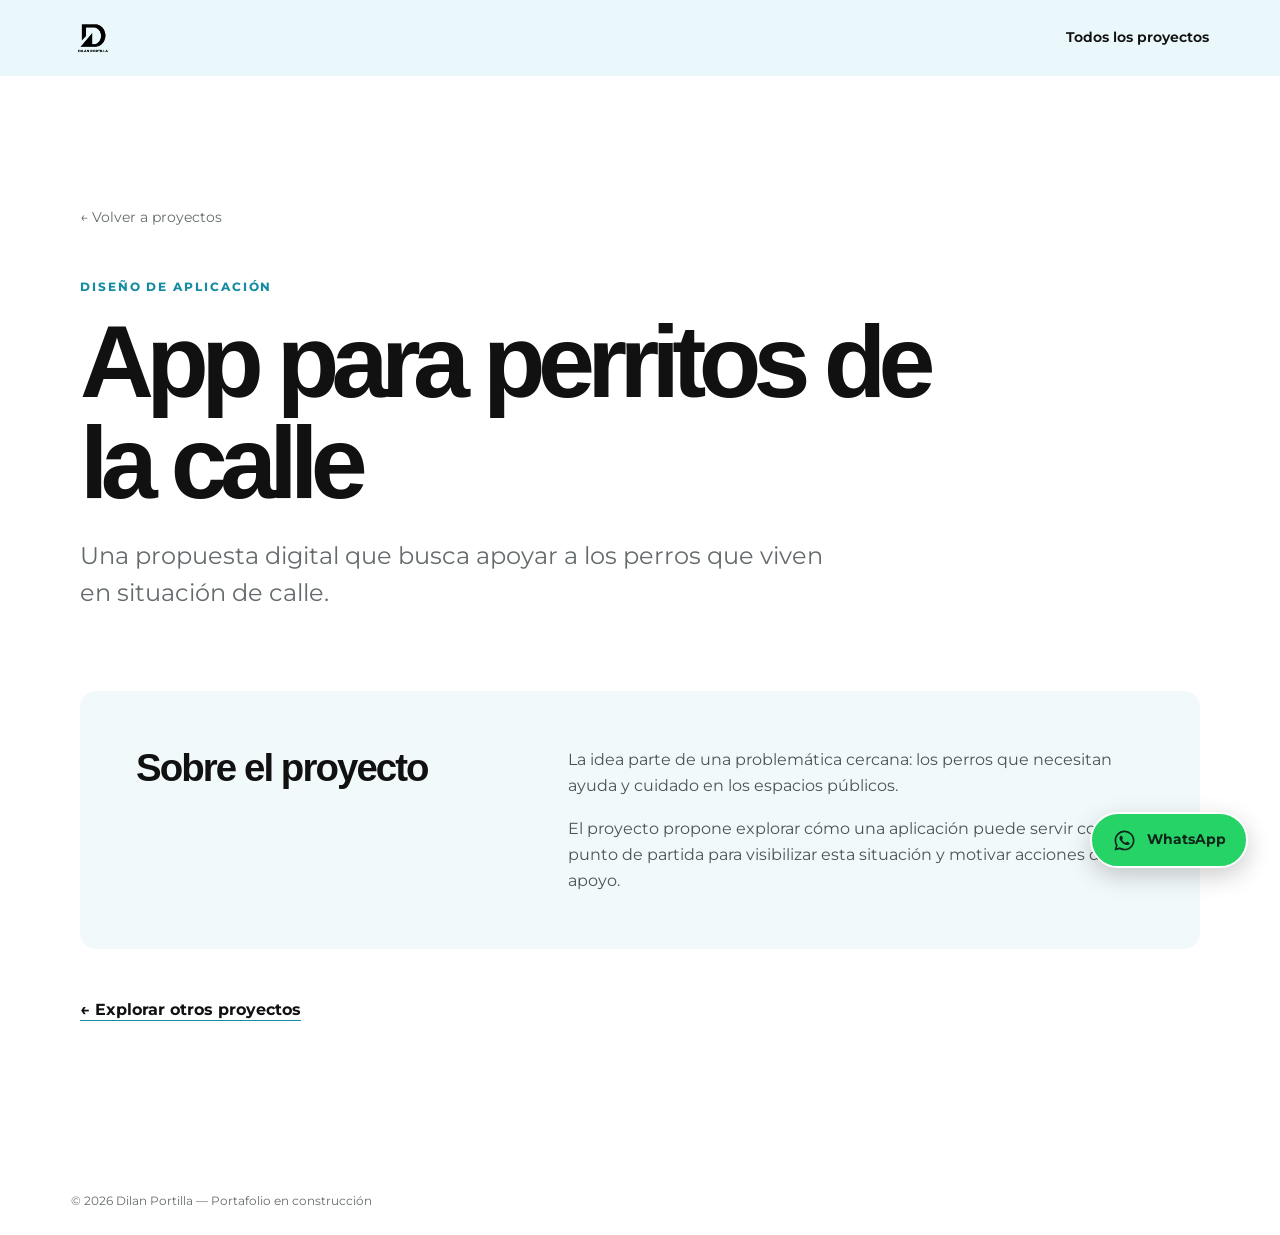
<file: proyecto-perritos.html>
<!DOCTYPE html>
<html lang="es">
<head>
  <meta charset="UTF-8">
  <meta name="viewport" content="width=device-width, initial-scale=1.0">
  <meta name="description" content="Conoce la propuesta de aplicación para ayudar a los perros en situación de calle.">
  <title>App para perritos de la calle | Dilan Portilla</title>
  <link rel="preconnect" href="https://fonts.googleapis.com">
  <link rel="preconnect" href="https://fonts.gstatic.com" crossorigin>
  <link href="https://fonts.googleapis.com/css2?family=Montserrat:wght@400;500;600;700;800&display=swap" rel="stylesheet">
  <link rel="stylesheet" href="styles.css">
</head>
<body>
  <header class="detail-header">
    <a class="brand-logo" href="index.html" aria-label="Volver al inicio">
      <img src="Imgenes/Logo_Dilan.png" alt="Dilan Portilla">
    </a>
    <a href="index.html#proyectos">Todos los proyectos</a>
  </header>
  <main class="project-detail">
    <a class="detail-back" href="index.html#proyectos">← Volver a proyectos</a>
    <p class="detail-category">Diseño de aplicación</p>
    <h1>App para perritos de la calle</h1>
    <p class="detail-lead">Una propuesta digital que busca apoyar a los perros que viven en situación de calle.</p>
    <section class="detail-panel">
      <h2>Sobre el proyecto</h2>
      <div>
        <p>La idea parte de una problemática cercana: los perros que necesitan ayuda y cuidado en los espacios públicos.</p>
        <p>El proyecto propone explorar cómo una aplicación puede servir como punto de partida para visibilizar esta situación y motivar acciones de apoyo.</p>
      </div>
    </section>
    <p class="detail-footer"><a href="index.html#proyectos">← Explorar otros proyectos</a></p>
  </main>
  <footer>
    <p>© 2026 Dilan Portilla — Portafolio en construcción</p>
  </footer>
  <a class="whatsapp-float" href="https://wa.me/593980034938?text=Hola%20Dilan%2C%20vi%20tu%20portafolio%20y%20me%20gustar%C3%ADa%20conversar." target="_blank" rel="noopener noreferrer" aria-label="Contactar a Dilan por WhatsApp">
    <svg viewBox="0 0 32 32" aria-hidden="true"><path d="M16.02 3.2c-7.03 0-12.75 5.7-12.75 12.72 0 2.24.59 4.43 1.7 6.35L3.17 28.8l6.69-1.75a12.77 12.77 0 0 0 6.15 1.57h.01c7.02 0 12.74-5.71 12.74-12.73 0-3.4-1.32-6.59-3.73-8.99a12.65 12.65 0 0 0-9.01-3.7Zm0 23.27h-.01c-1.92 0-3.8-.52-5.44-1.5l-.39-.23-3.97 1.04 1.06-3.87-.25-.4a10.58 10.58 0 0 1-1.62-5.6c0-5.86 4.77-10.63 10.64-10.63 2.84 0 5.51 1.1 7.52 3.11a10.55 10.55 0 0 1 3.11 7.52c0 5.87-4.77 10.63-10.65 10.63Zm5.84-7.96c-.32-.16-1.9-.94-2.2-1.05-.29-.1-.5-.16-.71.16-.21.32-.82 1.05-1 1.26-.18.21-.37.24-.69.08-.32-.16-1.35-.5-2.57-1.58-.95-.85-1.59-1.9-1.77-2.22-.19-.32-.02-.49.14-.65.14-.14.32-.37.48-.55.16-.18.21-.32.32-.53.11-.21.05-.4-.03-.56-.08-.16-.72-1.73-.98-2.37-.26-.62-.52-.54-.71-.55h-.61c-.21 0-.56.08-.85.4-.29.32-1.11 1.08-1.11 2.63 0 1.56 1.14 3.07 1.29 3.28.16.21 2.24 3.42 5.42 4.8.76.33 1.36.52 1.83.67.77.24 1.47.21 2.02.13.62-.09 1.9-.78 2.17-1.53.27-.76.27-1.4.19-1.53-.08-.14-.29-.22-.61-.38Z"/></svg>
    <span>WhatsApp</span>
  </a>
</body>
</html>
</file>
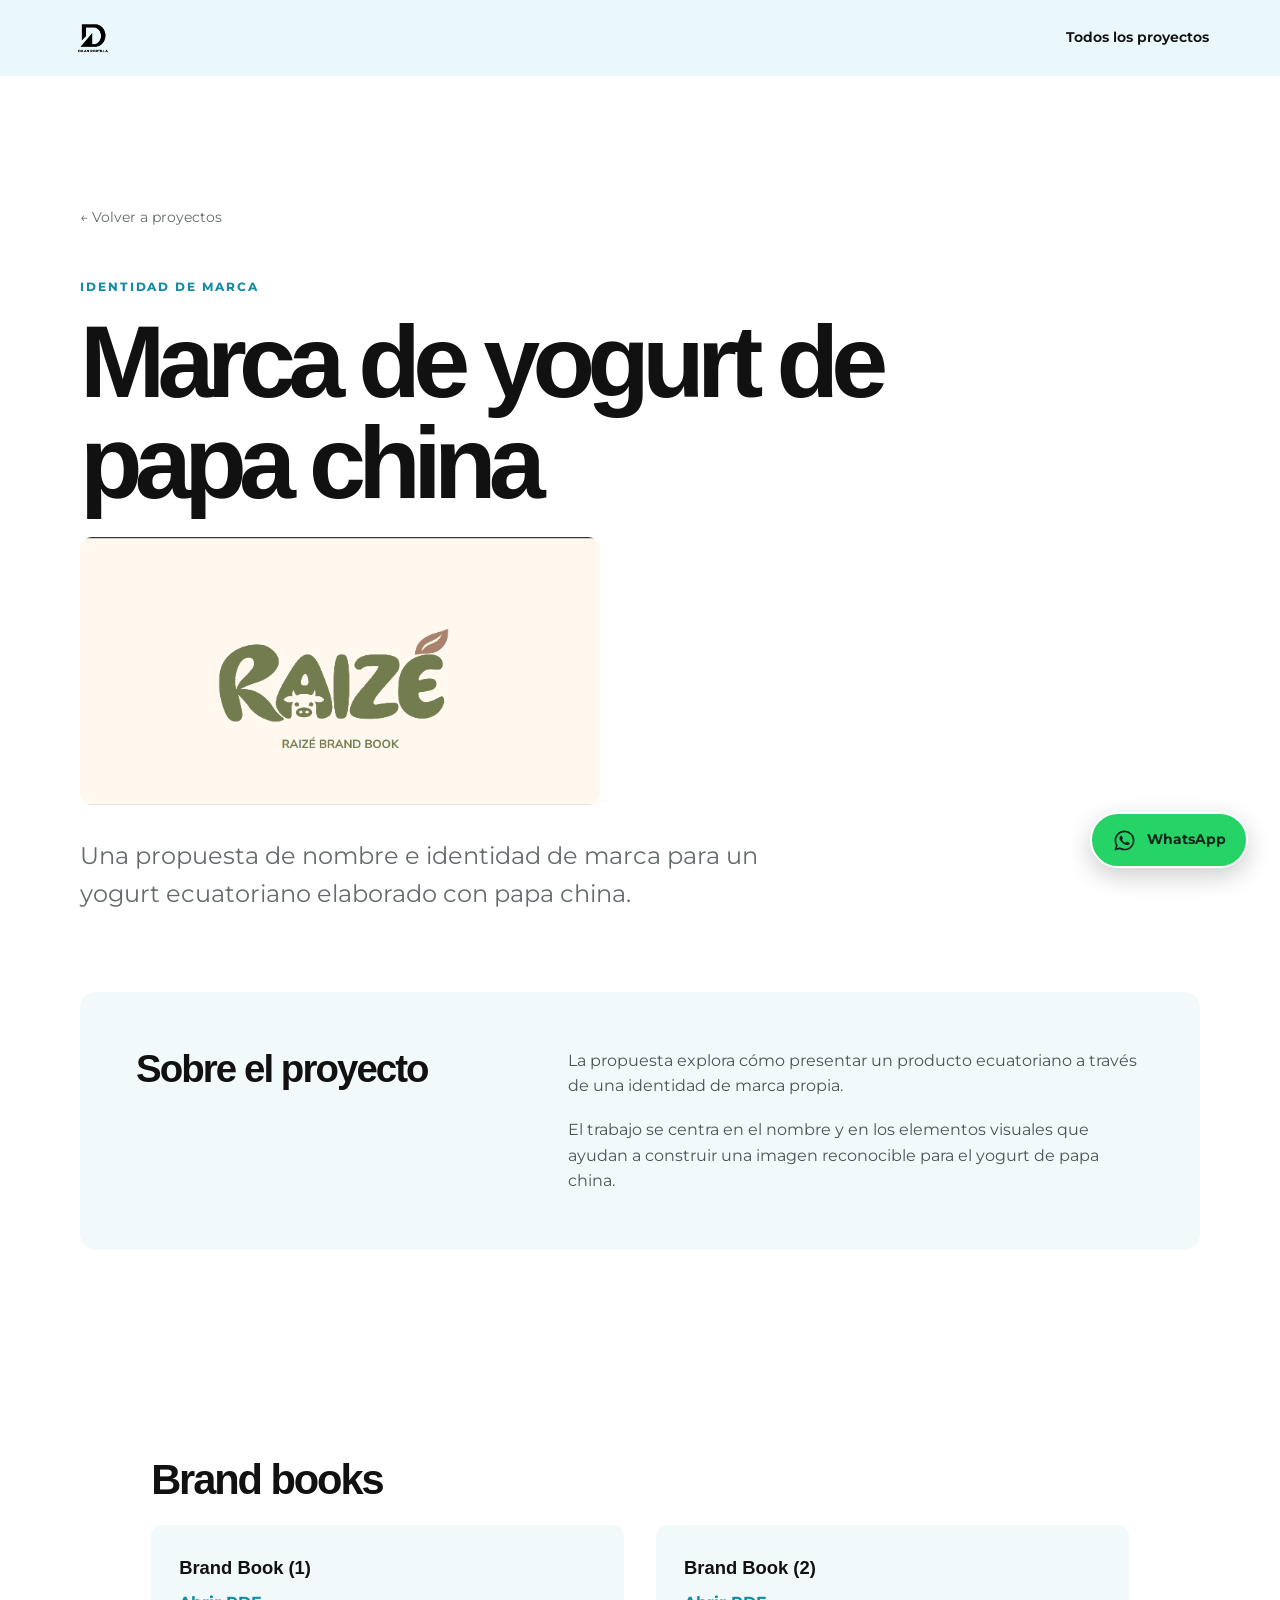
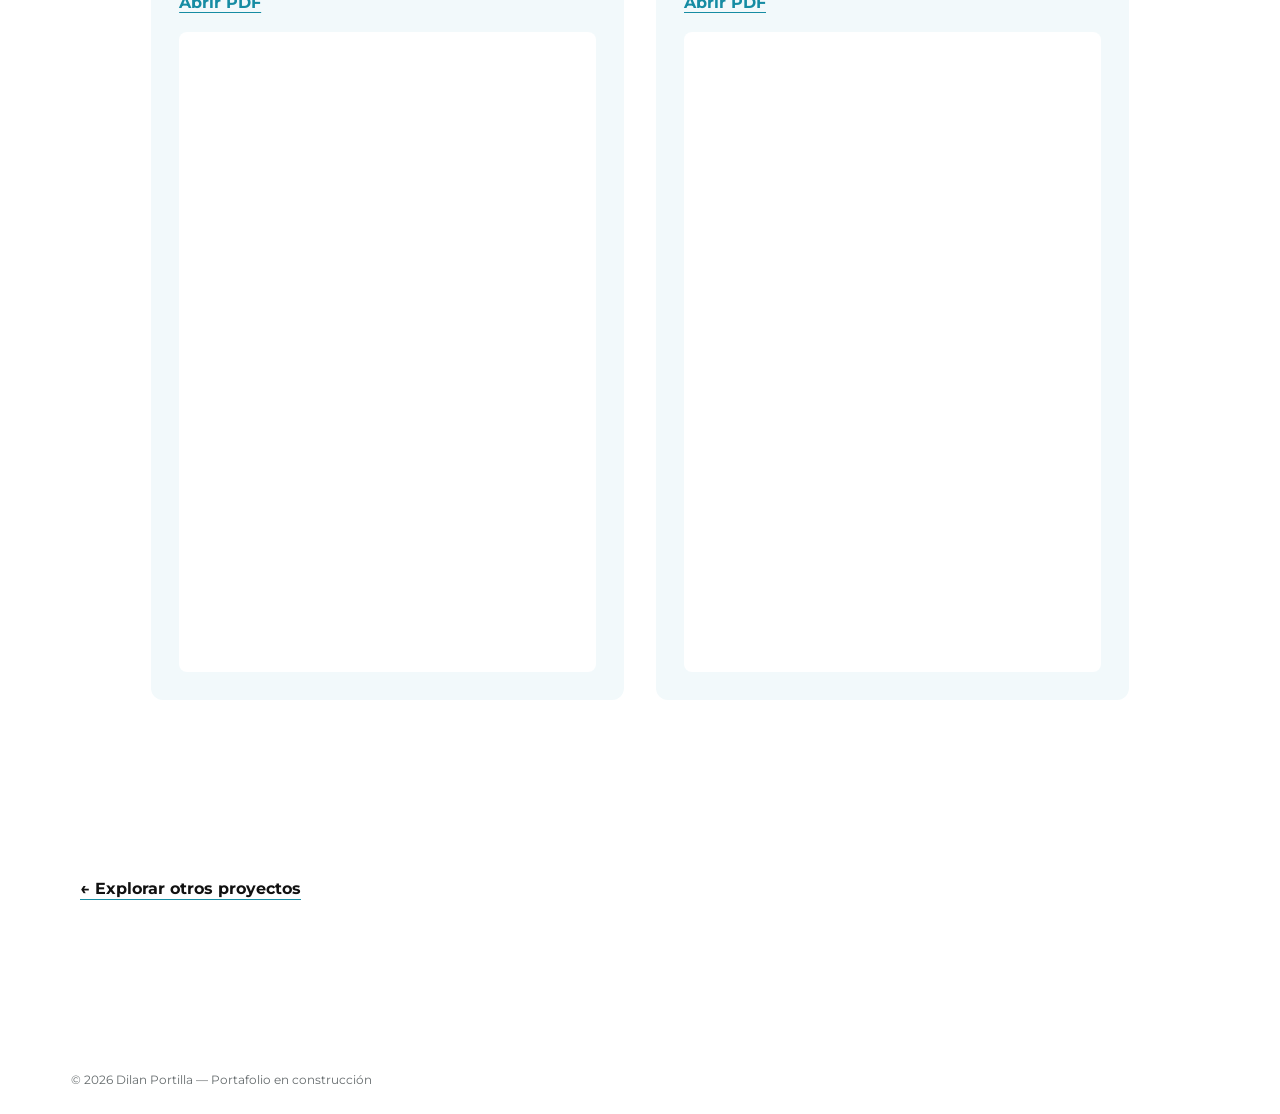
<file: proyecto-yogurt-papa-china.html>
<!DOCTYPE html>
<html lang="es">
<head>
  <meta charset="UTF-8">
  <meta name="viewport" content="width=device-width, initial-scale=1.0">
  <meta name="description" content="Propuesta de nombre e identidad de marca para un yogurt ecuatoriano de papa china.">
  <title>Marca de yogurt de papa china | Dilan Portilla</title>
  <link rel="preconnect" href="https://fonts.googleapis.com">
  <link rel="preconnect" href="https://fonts.gstatic.com" crossorigin>
  <link href="https://fonts.googleapis.com/css2?family=Montserrat:wght@400;500;600;700;800&display=swap" rel="stylesheet">
  <link rel="stylesheet" href="styles.css">
</head>
<body>
  <header class="detail-header">
    <a class="brand-logo" href="index.html" aria-label="Volver al inicio">
      <img src="Imgenes/Logo_Dilan.png" alt="Dilan Portilla">
    </a>
    <a href="index.html#proyectos">Todos los proyectos</a>
  </header>
  <main class="project-detail">
    <a class="detail-back" href="index.html#proyectos">← Volver a proyectos</a>
    <p class="detail-category">Identidad de marca</p>
    <h1>Marca de yogurt de papa china</h1>
    <img class="brand-logo-image" src="Imgenes/lOGO%20RIAZE.png" alt="Logo de Raizé">
    <p class="detail-lead">Una propuesta de nombre e identidad de marca para un yogurt ecuatoriano elaborado con papa china.</p>
    <section class="detail-panel">
      <h2>Sobre el proyecto</h2>
      <div>
        <p>La propuesta explora cómo presentar un producto ecuatoriano a través de una identidad de marca propia.</p>
        <p>El trabajo se centra en el nombre y en los elementos visuales que ayudan a construir una imagen reconocible para el yogurt de papa china.</p>
      </div>
    </section>
    <section class="brand-books" aria-label="Documentos de identidad de marca">
      <h2>Brand books</h2>
      <div class="brand-book-grid">
        <article class="brand-book">
          <h3>Brand Book (1)</h3>
          <a href="Imgenes/raize%20BRAND%20BOOK%20%281%29.pdf" target="_blank" rel="noopener noreferrer">Abrir PDF</a>
          <iframe src="Imgenes/raize%20BRAND%20BOOK%20%281%29.pdf" title="Vista previa del Brand Book 1" loading="lazy"></iframe>
        </article>
        <article class="brand-book">
          <h3>Brand Book (2)</h3>
          <a href="Imgenes/raize%20BRAND%20BOOK%20%282%29.pdf" target="_blank" rel="noopener noreferrer">Abrir PDF</a>
          <iframe src="Imgenes/raize%20BRAND%20BOOK%20%282%29.pdf" title="Vista previa del Brand Book 2" loading="lazy"></iframe>
        </article>
      </div>
    </section>
    <p class="detail-footer"><a href="index.html#proyectos">← Explorar otros proyectos</a></p>
  </main>
  <footer>
    <p>© 2026 Dilan Portilla — Portafolio en construcción</p>
  </footer>
  <a class="whatsapp-float" href="https://wa.me/593980034938?text=Hola%20Dilan%2C%20vi%20tu%20portafolio%20y%20me%20gustar%C3%ADa%20conversar." target="_blank" rel="noopener noreferrer" aria-label="Contactar a Dilan por WhatsApp">
    <svg viewBox="0 0 32 32" aria-hidden="true"><path d="M16.02 3.2c-7.03 0-12.75 5.7-12.75 12.72 0 2.24.59 4.43 1.7 6.35L3.17 28.8l6.69-1.75a12.77 12.77 0 0 0 6.15 1.57h.01c7.02 0 12.74-5.71 12.74-12.73 0-3.4-1.32-6.59-3.73-8.99a12.65 12.65 0 0 0-9.01-3.7Zm0 23.27h-.01c-1.92 0-3.8-.52-5.44-1.5l-.39-.23-3.97 1.04 1.06-3.87-.25-.4a10.58 10.58 0 0 1-1.62-5.6c0-5.86 4.77-10.63 10.64-10.63 2.84 0 5.51 1.1 7.52 3.11a10.55 10.55 0 0 1 3.11 7.52c0 5.87-4.77 10.63-10.65 10.63Zm5.84-7.96c-.32-.16-1.9-.94-2.2-1.05-.29-.1-.5-.16-.71.16-.21.32-.82 1.05-1 1.26-.18.21-.37.24-.69.08-.32-.16-1.35-.5-2.57-1.58-.95-.85-1.59-1.9-1.77-2.22-.19-.32-.02-.49.14-.65.14-.14.32-.37.48-.55.16-.18.21-.32.32-.53.11-.21.05-.4-.03-.56-.08-.16-.72-1.73-.98-2.37-.26-.62-.52-.54-.71-.55h-.61c-.21 0-.56.08-.85.4-.29.32-1.11 1.08-1.11 2.63 0 1.56 1.14 3.07 1.29 3.28.16.21 2.24 3.42 5.42 4.8.76.33 1.36.52 1.83.67.77.24 1.47.21 2.02.13.62-.09 1.9-.78 2.17-1.53.27-.76.27-1.4.19-1.53-.08-.14-.29-.22-.61-.38Z"/></svg>
    <span>WhatsApp</span>
  </a>
</body>
</html>
</file>
<file: styles.css>
:root {
  color-scheme: light;
  --ink: #111111;
  --muted: #656b6d;
  --line: #e6ecee;
  --sky: #eaf8fb;
  --sky-soft: #f2f9fb;
  --white: #ffffff;
  --content-width: 1120px;
  --page-gutter: clamp(24px, 7vw, 112px);
  font-family: "Montserrat", "Helvetica Neue", Helvetica, Arial, sans-serif;
  color: var(--ink);
  background: var(--white);
  font-synthesis: none;
  text-rendering: optimizeLegibility;
}

* {
  box-sizing: border-box;
}

h1,
h2,
h3,
h4,
h5,
h6 {
  font-family: "Helvetica Neue", Helvetica, Arial, sans-serif;
}

html {
  scroll-behavior: smooth;
}

body {
  min-width: 320px;
  margin: 0;
  font-size: 16px;
  line-height: 1.6;
}

a {
  color: inherit;
}

a:focus-visible {
  outline: 3px solid #168ca3;
  outline-offset: 4px;
}

header {
  position: sticky;
  top: 0;
  z-index: 15;
  display: flex;
  align-items: center;
  justify-content: space-between;
  gap: 32px;
  padding: 22px var(--page-gutter);
  background: var(--sky);
}

header h1 {
  margin: 0;
  font-size: 1rem;
  font-weight: 750;
  letter-spacing: -0.04em;
}

.brand-logo {
  display: inline-flex;
  align-items: center;
  text-decoration: none;
}

.brand-logo img {
  display: block;
  width: auto;
  height: 44px;
  object-fit: contain;
}

nav {
  display: flex;
  align-items: center;
  justify-content: center;
  gap: clamp(14px, 2.4vw, 34px);
}

nav a {
  color: #343a3c;
  font-size: 0.78rem;
  font-weight: 600;
  text-decoration: none;
  text-underline-offset: 5px;
  transition: color 180ms ease, transform 180ms ease, background-color 180ms ease;
}

nav a:not([href="#inicio"]):hover {
  color: #168ca3;
  text-decoration: underline;
  transform: translateY(-2px);
}

section {
  scroll-margin-top: 96px;
  padding: clamp(72px, 10vw, 144px) var(--page-gutter);
}

section > h2,
section > p,
section > ul,
section > article {
  width: min(100%, var(--content-width));
  margin-right: auto;
  margin-left: auto;
}

section > h2 {
  margin-top: 0;
  margin-bottom: 16px;
  font-size: clamp(2rem, 4vw, 3.25rem);
  font-weight: 700;
  letter-spacing: -0.055em;
  line-height: 1.04;
}

section > p {
  color: var(--muted);
}

#inicio {
  display: flex;
  min-height: min(680px, calc(100svh - 76px));
  flex-direction: column;
  align-items: flex-start;
  justify-content: center;
  background: var(--sky);
}

#inicio::before {
  width: min(100%, var(--content-width));
  margin: 0 auto 18px;
  color: #45575b;
  content: "DISE\00D1 ADOR MULTIMEDIA";
  font-size: 0.68rem;
  font-weight: 700;
  letter-spacing: 0.18em;
}

#inicio h2 {
  max-width: var(--content-width);
  margin-bottom: 20px;
  font-size: clamp(4rem, 9vw, 7rem);
  font-weight: 750;
  letter-spacing: -0.085em;
  line-height: 0.88;
}

#inicio p,
#inicio > a {
  width: min(100%, var(--content-width));
  margin-right: auto;
  margin-left: auto;
}

#inicio p {
  max-width: var(--content-width);
  margin-top: 0;
  margin-bottom: 28px;
  color: #4a5355;
  font-size: clamp(1rem, 1.6vw, 1.2rem);
}

#inicio > a {
  display: inline-flex;
  width: fit-content;
  align-items: center;
  justify-content: center;
  min-height: 48px;
  margin-right: 0;
  margin-left: 0;
  padding: 0 24px;
  border: 1px solid var(--ink);
  border-radius: 999px;
  background: var(--ink);
  color: var(--white);
  font-size: 0.88rem;
  font-weight: 650;
  text-decoration: none;
  transition: background-color 180ms ease, box-shadow 180ms ease, color 180ms ease, transform 180ms ease;
}

#inicio > a:hover {
  transform: translateY(-4px);
  border-color: #168ca3;
  background: #d7f3f7;
  color: var(--ink);
  box-shadow: 0 10px 24px rgba(22, 140, 163, 0.24);
}

#sobre-mi {
  display: grid;
  grid-template-columns: minmax(0, 1fr) minmax(0, 0.8fr);
  align-items: center;
  column-gap: clamp(40px, 9vw, 128px);
}

#sobre-mi h2 {
  grid-column: 1;
  grid-row: 1;
  max-width: 560px;
  margin: 0;
  font-size: clamp(2.5rem, 5vw, 4.5rem);
}

#sobre-mi p {
  grid-column: 2;
  margin: 0 0 18px;
  font-size: 0.98rem;
}

#sobre-mi p:first-of-type {
  grid-row: 1;
  color: var(--ink);
  font-size: 1.2rem;
  font-weight: 650;
  line-height: 1.35;
}

#sobre-mi p:last-of-type {
  grid-row: 2;
  margin-top: 10px;
}

#habilidades {
  background: var(--sky-soft);
}

#habilidades > h2 {
  margin-bottom: 8px;
  font-size: clamp(1.75rem, 3vw, 2.5rem);
}

#habilidades > p {
  margin-top: 0;
  margin-bottom: 32px;
}

#habilidades ul {
  display: grid;
  grid-template-columns: repeat(3, minmax(0, 1fr));
  gap: 14px;
  padding: 0;
  list-style: none;
}

#habilidades li {
  min-height: 156px;
  padding: 24px;
  border: 1px solid rgba(17, 17, 17, 0.035);
  border-radius: 12px;
  background: var(--white);
  color: var(--muted);
  font-size: 0.92rem;
  transition: border-color 180ms ease, transform 180ms ease, box-shadow 180ms ease;
}

#habilidades li:hover {
  transform: translateY(-6px);
  border-color: rgba(22, 140, 163, 0.3);
  box-shadow: 0 18px 36px rgba(27, 73, 82, 0.16);
}

#habilidades li strong {
  display: block;
  margin-bottom: 12px;
  color: var(--ink);
  font-size: 1rem;
  font-weight: 700;
}

#proyectos {
  display: grid;
  grid-template-columns: repeat(3, minmax(0, 1fr));
  column-gap: 18px;
  background: var(--white);
}

#proyectos > h2,
#proyectos > p {
  grid-column: 1 / -1;
}

#proyectos > .project-link {
  display: block;
  min-width: 0;
  color: inherit;
  text-decoration: none;
}

#proyectos > .project-link:focus-visible {
  outline: 3px solid #168ca3;
  outline-offset: 6px;
  border-radius: 12px;
}

#proyectos > h2 {
  margin-bottom: 10px;
  font-size: clamp(2.25rem, 4.5vw, 3.75rem);
}

#proyectos > p {
  margin-top: 0;
  margin-bottom: 34px;
}

#proyectos article {
  display: inline-flex;
  width: 100%;
  min-height: 350px;
  flex-direction: column;
  margin: 0 0 28px;
  vertical-align: top;
}

#proyectos article::before {
  display: block;
  width: 100%;
  aspect-ratio: 1.35;
  margin-bottom: 18px;
  border-radius: 12px;
  background: #dff6f9;
  content: "";
  transition: transform 200ms ease, box-shadow 200ms ease;
}

#proyectos .app-project-card::before {
  content: none;
}

#proyectos .project-app-logo {
  display: grid;
  width: 100%;
  aspect-ratio: 1.35;
  place-items: center;
  margin-bottom: 18px;
  overflow: hidden;
  border-radius: 12px;
  background: #0b0b0b;
  transition: transform 200ms ease, box-shadow 200ms ease;
}

#proyectos .raize-project-logo {
  background: #fff8ee;
}

#proyectos .project-app-logo img {
  display: block;
  width: 100%;
  height: 100%;
  object-fit: contain;
}

#proyectos > .project-link:hover .project-app-logo,
#proyectos > .project-link:focus-visible .project-app-logo {
  transform: scale(1.025);
  box-shadow: 0 16px 34px rgba(17, 17, 17, 0.16);
}

#proyectos article:hover::before {
  transform: scale(1.025);
  box-shadow: 0 16px 34px rgba(17, 17, 17, 0.16);
}

#proyectos > .project-link:nth-of-type(3) article::before {
  background: var(--ink);
}

#proyectos > .project-link:nth-of-type(4) article::before {
  background: #edf1f2;
}

#proyectos > .project-link:nth-of-type(2) article::before {
  background: #dceef4;
}

#proyectos article h3 {
  margin: 0 0 7px;
  font-size: 1.2rem;
  font-weight: 700;
  letter-spacing: -0.035em;
  line-height: 1.2;
  transition: color 180ms ease;
}

#proyectos > .project-link:hover article h3,
#proyectos > .project-link:focus-visible article h3 {
  color: #168ca3;
}

#proyectos article p {
  margin: 0 0 10px;
  color: var(--muted);
  font-size: 0.88rem;
  line-height: 1.5;
}

#proyectos article p {
  margin-bottom: 10px;
}

#proyectos article p:nth-of-type(2) {
  margin-top: auto;
  color: #343a3c;
  font-size: 0.7rem;
  font-weight: 700;
  letter-spacing: 0.1em;
  text-transform: uppercase;
}

.project-cta {
  display: inline-flex;
  align-items: center;
  gap: 7px;
  margin-top: 12px;
  color: #168ca3;
  font-size: 0.82rem;
  font-weight: 700;
  transition: gap 180ms ease;
}

#proyectos > .project-link:hover .project-cta,
#proyectos > .project-link:focus-visible .project-cta {
  gap: 12px;
}

#proyectos > .project-link:hover article::before,
#proyectos > .project-link:focus-visible article::before {
  transform: scale(1.025);
  box-shadow: 0 16px 34px rgba(17, 17, 17, 0.16);
}

#proyectos > .project-link:focus-visible article {
  outline: none;
}

.detail-header {
  display: flex;
  align-items: center;
  justify-content: space-between;
  min-height: 76px;
  padding: 16px var(--page-gutter);
  background: var(--sky);
}

.detail-header a {
  font-size: 0.9rem;
  font-weight: 650;
  text-decoration: none;
}

.detail-header a:hover {
  color: #168ca3;
}

.project-detail {
  width: min(100% - (2 * var(--page-gutter)), 1120px);
  margin: 0 auto;
  padding: clamp(72px, 10vw, 128px) 0;
}

.project-detail .detail-back {
  display: inline-block;
  margin-bottom: 48px;
  color: var(--muted);
  font-size: 0.9rem;
  text-decoration: none;
}

.project-detail .detail-back:hover {
  color: #168ca3;
}

.project-detail .detail-category {
  margin: 0 0 16px;
  color: #168ca3;
  font-size: 0.75rem;
  font-weight: 750;
  letter-spacing: 0.16em;
  text-transform: uppercase;
}

.project-detail h1 {
  max-width: 900px;
  margin: 0 0 24px;
  font-size: clamp(3rem, 8vw, 6.5rem);
  font-weight: 750;
  letter-spacing: -0.075em;
  line-height: 0.98;
}

.project-detail .detail-lead {
  max-width: 760px;
  margin: 0;
  color: var(--muted);
  font-size: clamp(1.15rem, 2.2vw, 1.5rem);
  line-height: 1.55;
}

.app-gallery {
  display: grid;
  grid-template-columns: minmax(240px, 0.65fr) minmax(0, 1.35fr);
  align-items: center;
  justify-items: center;
  gap: clamp(20px, 4vw, 48px);
  margin-top: clamp(48px, 8vw, 80px);
}

.app-gallery img {
  display: block;
  max-width: 100%;
  max-height: 560px;
  border-radius: 12px;
  object-fit: contain;
  background: #11151b;
}

.app-gallery img:first-child {
  width: auto;
  height: min(72vh, 560px);
}

.app-gallery img:nth-child(2) {
  width: auto;
  height: min(72vh, 560px);
}

.app-gallery img:nth-child(3) {
  grid-column: 1 / -1;
  width: 100%;
  height: auto;
}

.app-details-list {
  display: grid;
  grid-template-columns: repeat(2, minmax(0, 1fr));
  gap: 20px 28px;
  margin: 0;
  padding: 0;
  list-style: none;
}

.app-details-list li {
  padding-left: 16px;
  border-left: 3px solid #ffd400;
  color: #4a5355;
}

.game-gallery {
  display: grid;
  grid-template-columns: repeat(auto-fit, minmax(min(100%, 220px), 1fr));
  align-items: start;
  gap: clamp(16px, 2.5vw, 28px);
  margin-top: clamp(48px, 8vw, 80px);
}

.game-gallery img {
  display: block;
  width: 100%;
  height: auto;
  max-height: 560px;
  border-radius: 12px;
  background: #0b0b0b;
  object-fit: contain;
}

.game-logo {
  display: block;
  width: min(100%, 520px);
  height: auto;
  margin: 24px 0 32px;
  border-radius: 12px;
}

.brand-logo-image {
  display: block;
  width: min(100%, 520px);
  height: auto;
  margin: 24px 0 32px;
  border-radius: 12px;
}

.brand-books {
  margin-top: clamp(48px, 8vw, 80px);
}

.animation-video {
  margin-top: clamp(48px, 8vw, 80px);
}

.animation-video h2 {
  margin: 0 0 24px;
  font-size: clamp(1.8rem, 3.5vw, 2.6rem);
  letter-spacing: -0.05em;
}

.animation-video iframe {
  display: block;
  width: min(100%, 960px);
  aspect-ratio: 16 / 9;
  border-radius: 12px;
  border: 0;
  background: #0b0b0b;
}

.animation-video-link {
  display: inline-block;
  margin-top: 12px;
  color: #168ca3;
  font-weight: 700;
  text-underline-offset: 4px;
}

.brand-books > h2 {
  margin: 0 0 24px;
  font-size: clamp(1.8rem, 3.5vw, 2.6rem);
  letter-spacing: -0.05em;
}

.brand-book-grid {
  display: grid;
  grid-template-columns: repeat(2, minmax(0, 1fr));
  gap: clamp(20px, 3vw, 32px);
}

.brand-book {
  min-width: 0;
  padding: clamp(18px, 3vw, 28px);
  border-radius: 12px;
  background: var(--sky-soft);
}

.brand-book h3 {
  margin: 0 0 8px;
  font-size: 1.15rem;
}

.brand-book > a {
  display: inline-block;
  margin-bottom: 16px;
  color: #168ca3;
  font-weight: 700;
  text-underline-offset: 4px;
}

.brand-book iframe {
  display: block;
  width: 100%;
  height: clamp(360px, 55vw, 640px);
  border: 0;
  border-radius: 8px;
  background: var(--white);
}

.project-detail .detail-panel {
  display: grid;
  grid-template-columns: minmax(0, 0.8fr) minmax(0, 1.2fr);
  gap: 48px;
  margin-top: 80px;
  padding: clamp(28px, 5vw, 56px);
  border-radius: 16px;
  background: var(--sky-soft);
}

.project-detail .detail-panel h2 {
  margin: 0;
  font-size: clamp(1.6rem, 3vw, 2.4rem);
  letter-spacing: -0.05em;
  line-height: 1.1;
}

.project-detail .detail-panel p {
  margin: 0 0 18px;
  color: #4a5355;
}

.project-detail .detail-panel p:last-child {
  margin-bottom: 0;
}

.project-detail .detail-footer {
  margin-top: 48px;
}

.project-detail .detail-footer a {
  color: var(--ink);
  font-weight: 700;
  text-decoration-color: #168ca3;
  text-underline-offset: 5px;
}

.project-detail .detail-footer a:hover {
  color: #168ca3;
}

#contacto {
  background: var(--sky);
}

#contacto > h2 {
  margin-bottom: 32px;
}

#contacto > p {
  padding-bottom: 14px;
  border-bottom: 1px solid rgba(17, 17, 17, 0.14);
  color: var(--ink);
  font-size: 1rem;
}

.social-links {
  display: flex;
  width: min(100%, var(--content-width));
  align-items: center;
  gap: 14px;
  margin: 30px auto 0;
}

.social-link {
  display: inline-flex;
  width: 48px;
  height: 48px;
  align-items: center;
  justify-content: center;
  border: 1px solid rgba(17, 17, 17, 0.12);
  border-radius: 50%;
  background: var(--white);
  color: var(--ink);
  transition: background-color 180ms ease, border-color 180ms ease, box-shadow 180ms ease, color 180ms ease, transform 180ms ease;
}

.social-link svg {
  width: 22px;
  height: 22px;
  fill: currentColor;
}

.social-link:hover {
  transform: translateY(-4px);
  border-color: #168ca3;
  background: #168ca3;
  color: var(--white);
  box-shadow: 0 8px 18px rgba(22, 140, 163, 0.24);
}

.social-link:focus-visible {
  outline: 3px solid #168ca3;
  outline-offset: 4px;
}

footer {
  padding: 24px var(--page-gutter);
  background: var(--white);
  color: var(--muted);
  font-size: 0.78rem;
}

footer p {
  width: min(100%, var(--content-width));
  margin: 0 auto;
}

.whatsapp-float {
  position: fixed;
  right: clamp(16px, 3vw, 32px);
  bottom: clamp(16px, 3vw, 32px);
  z-index: 20;
  display: inline-flex;
  min-height: 56px;
  align-items: center;
  justify-content: center;
  gap: 10px;
  padding: 0 20px;
  border: 2px solid var(--white);
  border-radius: 999px;
  background: #25d366;
  color: #10251a;
  font-size: 0.9rem;
  font-weight: 700;
  text-decoration: none;
  box-shadow: 0 8px 24px rgba(0, 0, 0, 0.2);
  transition: background-color 180ms ease, box-shadow 180ms ease, transform 180ms ease;
}

.whatsapp-float svg {
  width: 25px;
  height: 25px;
  flex: 0 0 auto;
  fill: currentColor;
}

.whatsapp-float:hover {
  transform: translateY(-4px) scale(1.03);
  background: #1fbd5a;
  box-shadow: 0 14px 30px rgba(0, 0, 0, 0.25);
}

.whatsapp-float:focus-visible {
  outline: 3px solid #128c4a;
  outline-offset: 4px;
}

@media (max-width: 760px) {
  .app-gallery {
    grid-template-columns: 1fr;
  }

  .app-gallery img:first-child,
  .app-gallery img:nth-child(2) {
    height: min(72vh, 560px);
  }

  .app-gallery img:nth-child(3) {
    grid-column: auto;
    width: 100%;
    height: auto;
  }

  .app-details-list {
    grid-template-columns: 1fr;
  }

  .game-gallery {
    grid-template-columns: repeat(2, minmax(0, 1fr));
  }

  .brand-book-grid {
    grid-template-columns: 1fr;
  }

  .project-detail .detail-panel {
    grid-template-columns: 1fr;
    gap: 20px;
    margin-top: 48px;
  }

  header {
    flex-direction: column;
    align-items: flex-start;
    gap: 14px;
    padding-top: 18px;
    padding-bottom: 18px;
  }

  nav {
    width: 100%;
    justify-content: flex-start;
    flex-wrap: wrap;
    gap: 8px 14px;
  }

  nav a {
    flex: 0 0 auto;
    font-size: 0.74rem;
  }

  #inicio {
    min-height: 570px;
  }

  #sobre-mi {
    grid-template-columns: 1fr;
    row-gap: 22px;
  }

  #sobre-mi h2,
  #sobre-mi p {
    grid-column: 1;
  }

  #sobre-mi h2 {
    grid-row: 1;
  }

  #sobre-mi p:first-of-type {
    grid-row: 2;
  }

  #sobre-mi p:last-of-type {
    grid-row: 3;
    margin-top: 0;
  }

  #habilidades ul {
    grid-template-columns: repeat(2, minmax(0, 1fr));
  }

  #proyectos {
    grid-template-columns: repeat(2, minmax(0, 1fr));
  }

  #proyectos article {
    width: 100%;
    min-height: 300px;
  }
}

@media (min-width: 761px) {
  :root {
    --content-width: 1280px;
    --page-gutter: clamp(64px, 5.56vw, 100px);
  }

  header {
    position: sticky;
    display: grid;
    grid-template-columns: 1fr auto 1fr;
    min-height: 76px;
  }

  header h1 {
    grid-column: 1;
    justify-self: start;
    font-size: 1.1rem;
  }

  nav {
    grid-column: 2;
    gap: clamp(24px, 2.4vw, 46px);
  }

  nav a {
    padding: 8px 0;
  }

  nav a[href="#inicio"] {
    position: absolute;
    top: 50%;
    right: var(--page-gutter);
    transform: translateY(-50%);
    padding: 8px 18px;
    border-radius: 999px;
    background: var(--ink);
    color: var(--white);
  }

  nav a[href="#inicio"]:hover {
    background: #168ca3;
    color: var(--white);
  }

  #inicio {
    min-height: min(1000px, max(900px, calc(100svh - 76px)));
  }

  #inicio::before,
  #inicio h2,
  #inicio p {
    margin-left: 0;
    margin-right: 0;
  }

  #inicio h2 {
    max-width: 850px;
  }

  #sobre-mi {
    min-height: 560px;
  }

  #habilidades {
    padding-top: 112px;
    padding-bottom: 112px;
  }

  #proyectos {
    padding-top: 120px;
    padding-bottom: 120px;
  }
}

@media (max-width: 480px) {
  body {
    font-size: 15px;
  }

  .whatsapp-float {
    right: 16px;
    bottom: 16px;
    min-height: 52px;
    padding: 0 16px;
    font-size: 0.84rem;
  }

  #inicio h2 {
    font-size: clamp(3.5rem, 17vw, 5rem);
  }

  #habilidades ul {
    grid-template-columns: 1fr;
  }

  #habilidades li {
    min-height: 0;
  }

  #proyectos article {
    width: 100%;
    min-height: 0;
  }

  #proyectos article p:last-child {
    margin-top: 4px;
  }

  #proyectos {
    grid-template-columns: 1fr;
  }

  .game-gallery {
    grid-template-columns: 1fr;
  }
}

@media (prefers-reduced-motion: reduce) {
  html {
    scroll-behavior: auto;
  }

  *,
  *::before,
  *::after {
    transition-duration: 0.01ms !important;
  }
}
</file>
